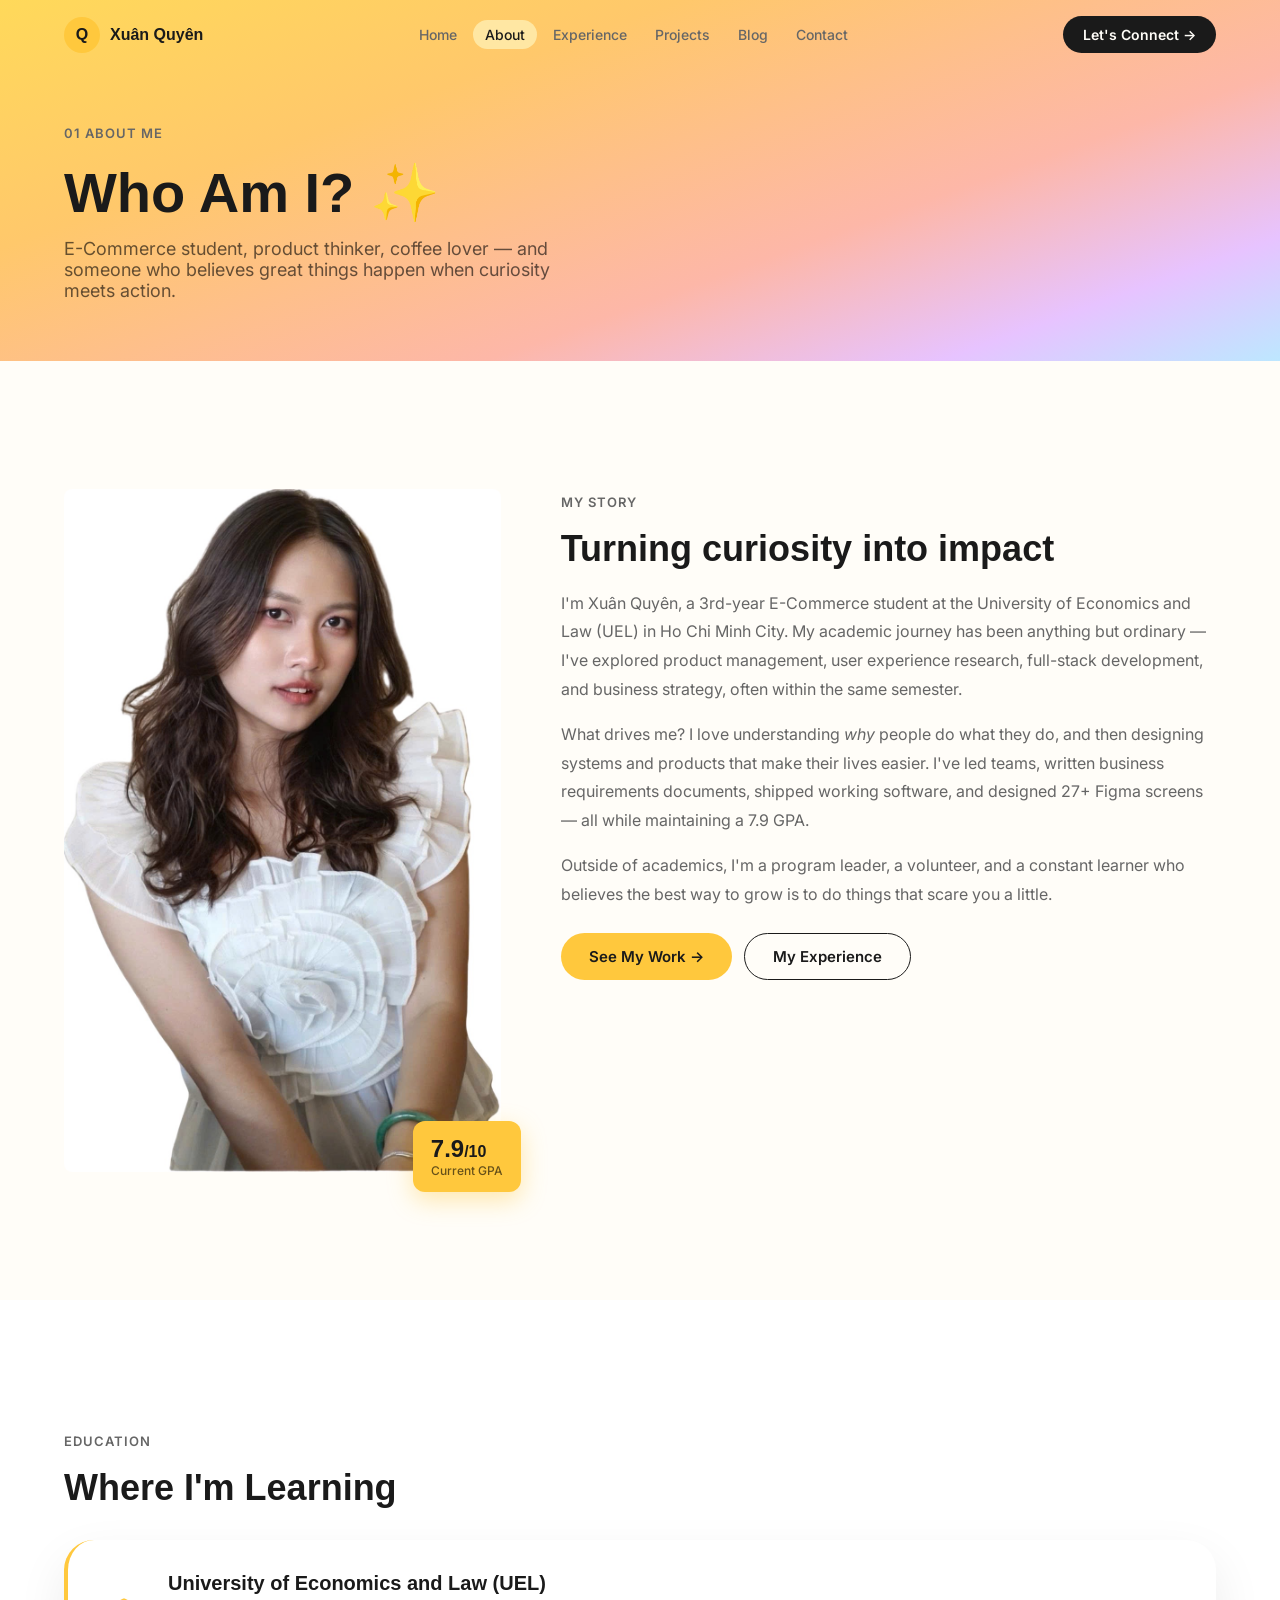
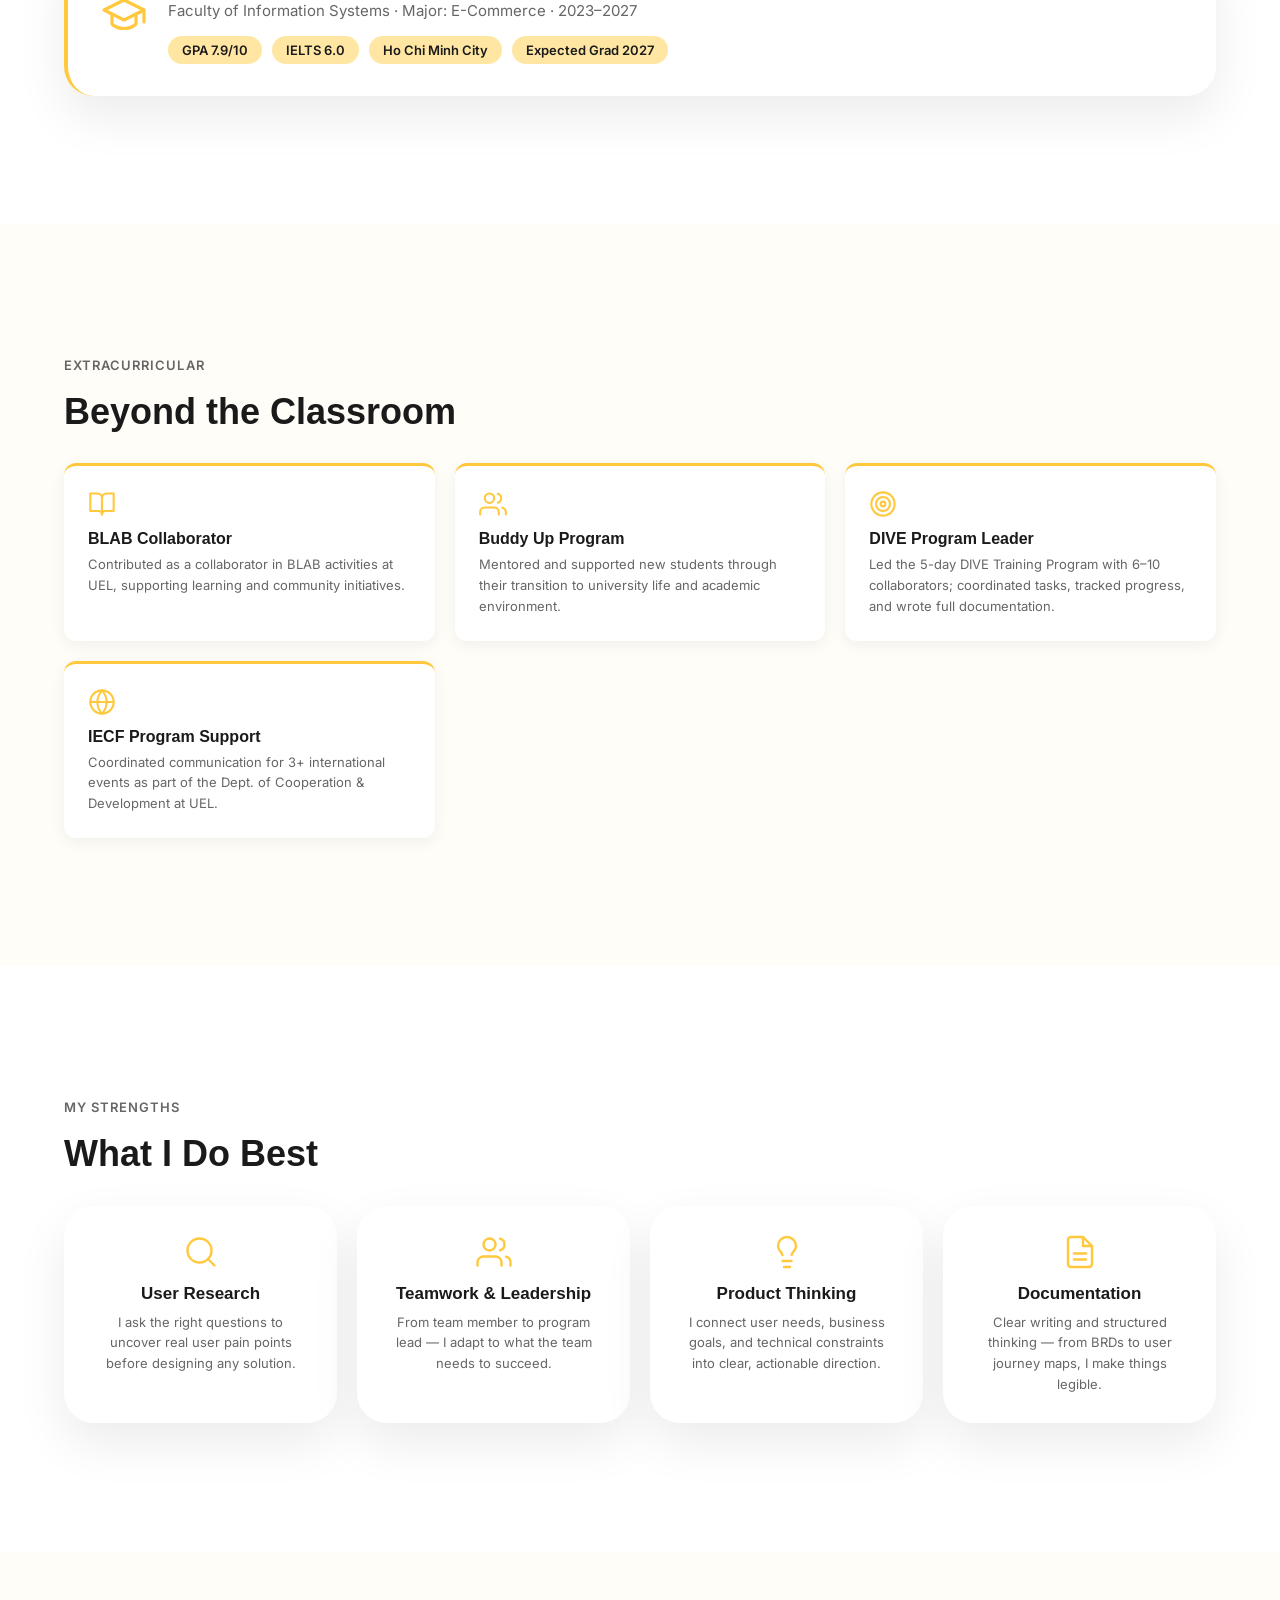
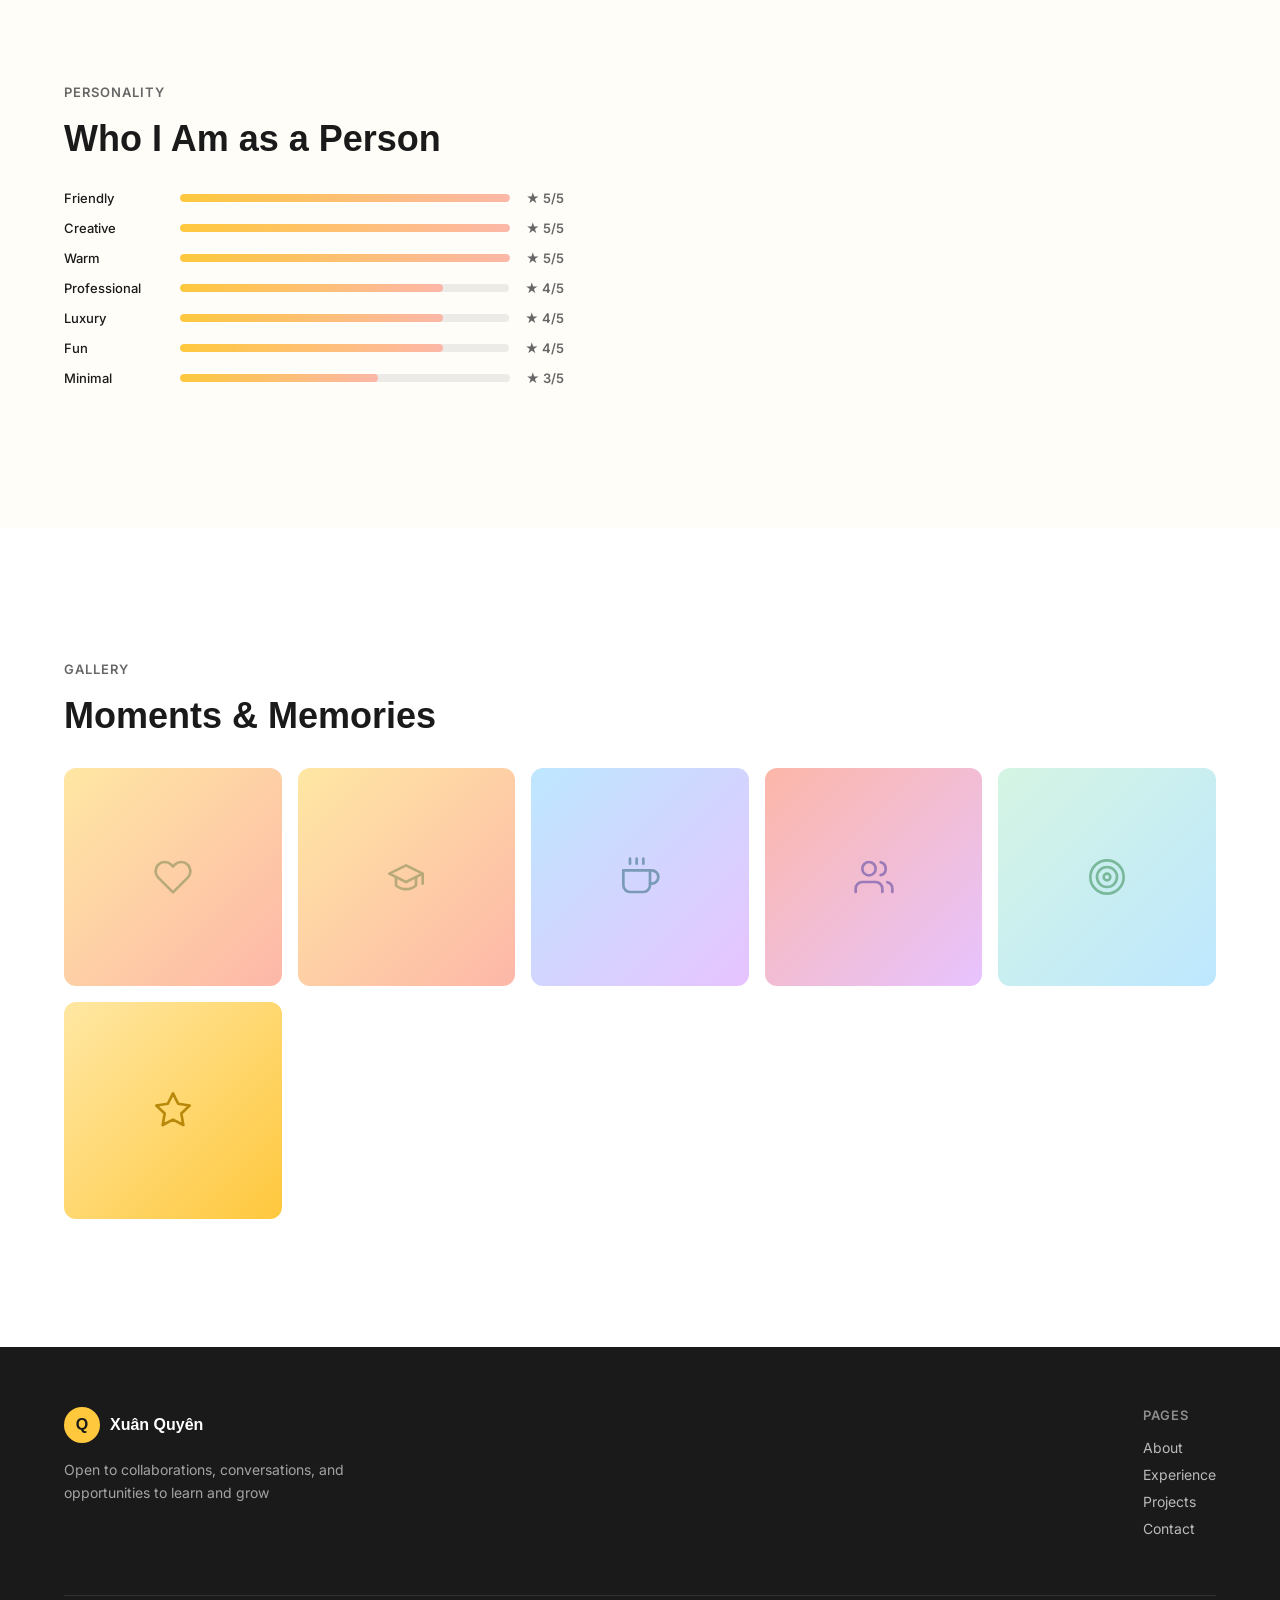
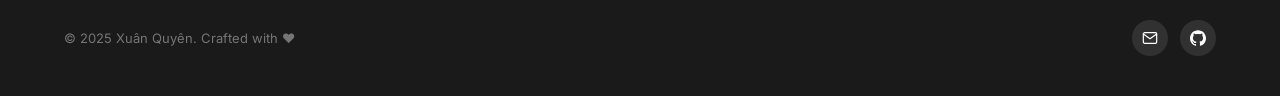
<file: about.html>
<!DOCTYPE html>
<html lang="vi">
<head>
  <meta charset="UTF-8">
  <meta name="viewport" content="width=device-width, initial-scale=1.0">
  <title>About — Xuân Quyên</title>
  <meta name="description" content="About Xuân Quyên — E-Commerce & Product UX student at UEL.">
  <link href="https://api.fontshare.com/v2/css?f[]=clash-display@400,500,600,700&display=swap" rel="stylesheet">
  <link href="https://fonts.googleapis.com/css2?family=Inter:wght@400;500;600&family=Caveat:wght@400;600&display=swap" rel="stylesheet">
  <link rel="stylesheet" href="assets/css/tokens.css">
  <link rel="stylesheet" href="assets/css/global.css">
  <link rel="stylesheet" href="assets/css/components.css">
  <link rel="stylesheet" href="assets/css/animations.css">
  <style>
    .who-inner {
      display: grid;
      grid-template-columns: 1fr 1.5fr;
      gap: 60px;
      align-items: start;
    }
    .who-portrait {
      position: relative;
    }
    .who-portrait-img {
      width: 100%;
      aspect-ratio: 3/4;
      border-radius: var(--r-card);
      background: linear-gradient(135deg,#FFE7A3,#FDB7A8);
      display: grid;
      place-items: center;
      font-size: 80px;
    }
    .who-portrait-badge {
      position: absolute;
      bottom: -20px; right: -20px;
      background: var(--c-primary);
      border-radius: var(--r-sm);
      padding: 14px 18px;
      box-shadow: 0 8px 24px rgba(255,200,61,.4);
    }
    .who-portrait-badge .value { font: 700 24px 'Clash Display',sans-serif; }
    .who-portrait-badge .label { font: 500 12px 'Inter',sans-serif; color: rgba(0,0,0,.6); }
    .who-text h2 { margin-bottom: 20px; }
    .who-text p { font: 400 16px 'Inter',sans-serif; color: var(--c-text-muted); line-height: 1.8; margin-bottom: 16px; }

    .edu-card {
      background: #fff;
      border-radius: var(--r-card);
      padding: 32px;
      box-shadow: var(--shadow-card);
      border-left: 4px solid var(--c-primary);
    }
    .edu-name { font: 700 20px 'Clash Display',sans-serif; margin-bottom: 6px; }
    .edu-detail { font: 400 15px 'Inter',sans-serif; color: var(--c-text-muted); }
    .edu-badges { display: flex; gap: 10px; flex-wrap: wrap; margin-top: 16px; }
    .edu-badge {
      display: inline-flex; align-items: center; gap: 6px;
      background: var(--c-secondary);
      padding: 6px 14px;
      border-radius: 999px;
      font: 600 13px 'Inter',sans-serif;
    }

    .achievements-grid {
      display: grid;
      grid-template-columns: repeat(auto-fill, minmax(280px,1fr));
      gap: 20px;
    }
    .achievement-card {
      background: #fff;
      border-radius: var(--r-sm);
      padding: 24px;
      box-shadow: 0 4px 16px rgba(0,0,0,.06);
      border-top: 3px solid var(--c-primary);
    }
    .achievement-icon { margin-bottom: 12px; color: var(--c-primary); display: flex; align-items: center; }
    .achievement-icon svg { width: 28px; height: 28px; stroke: currentColor; fill: none; stroke-width: 1.8; stroke-linecap: round; stroke-linejoin: round; }
    .achievement-title { font: 600 16px 'Clash Display',sans-serif; margin-bottom: 6px; }
    .achievement-desc { font: 400 13px 'Inter',sans-serif; color: var(--c-text-muted); line-height: 1.6; }

    .strengths-grid {
      display: grid;
      grid-template-columns: repeat(auto-fill, minmax(220px,1fr));
      gap: 20px;
    }
    .strength-card {
      padding: 28px;
      background: #fff;
      border-radius: var(--r-card);
      box-shadow: var(--shadow-card);
      text-align: center;
      transition: transform .3s, box-shadow .3s;
    }
    .strength-card:hover { transform: translateY(-4px); box-shadow: var(--shadow-hover); }
    .strength-icon { margin-bottom: 14px; color: var(--c-primary); display: flex; align-items: center; justify-content: center; }
    .strength-icon svg { width: 36px; height: 36px; stroke: currentColor; fill: none; stroke-width: 1.6; stroke-linecap: round; stroke-linejoin: round; }
    .strength-title { font: 700 17px 'Clash Display',sans-serif; margin-bottom: 8px; }
    .strength-desc { font: 400 13px 'Inter',sans-serif; color: var(--c-text-muted); line-height: 1.6; }

    .gallery-grid {
      display: grid;
      grid-template-columns: repeat(auto-fill, minmax(180px,1fr));
      gap: 16px;
    }
    .gallery-item {
      aspect-ratio: 1;
      border-radius: var(--r-sm);
      overflow: hidden;
      background: linear-gradient(135deg,#FFE7A3,#FDB7A8);
      display: grid;
      place-items: center;
      font-size: 40px;
      transition: transform .3s;
    }
    .gallery-item:hover { transform: scale(1.03); }

    @media (max-width:768px) {
      .who-inner { grid-template-columns: 1fr; }
      .who-portrait { max-width: 300px; margin-inline: auto; }
    }
  </style>
</head>
<body>
  <nav class="navbar" role="navigation" aria-label="Main">
    <div class="navbar-inner">
      <a href="index.html" class="navbar-logo">
        <div class="logo-circle">Q</div>
        <span>Xuân Quyên</span>
      </a>
      <ul class="navbar-nav">
        <li><a href="index.html">Home</a></li>
        <li><a href="index.html#about" class="active">About</a></li>
        <li><a href="index.html#journey">Experience</a></li>
        <li><a href="index.html#projects">Projects</a></li>
        <li><a href="blog.html">Blog</a></li>
        <li><a href="contact.html">Contact</a></li>
      </ul>
      <a href="contact.html" class="navbar-cta">Let's Connect →</a>
      <button class="hamburger" aria-label="Toggle menu"><span></span><span></span><span></span></button>
    </div>
  </nav>
  <div class="mobile-menu">
    <a href="index.html">Home</a>
    <a href="index.html#about">About</a>
    <a href="index.html#journey">Experience</a>
    <a href="index.html#projects">Projects</a>
    <a href="blog.html">Blog</a>
    <a href="contact.html">Contact</a>
  </div>

  <!-- Banner -->
  <div class="page-banner">
    <div class="page-banner-inner">
      <span class="section-label">01 About Me</span>
      <h1>Who Am I? ✨</h1>
      <p>E-Commerce student, product thinker, coffee lover — and someone who believes great things happen when curiosity meets action.</p>
    </div>
  </div>

  <!-- Who Am I -->
  <section>
    <div class="container">
      <div class="who-inner">
        <div class="who-portrait reveal">
          <img src="assets/images/quyen.jpg" alt="Xuân Quyên" style="width:100%;height:100%;object-fit:cover;border-radius:8px">
          <div class="who-portrait-badge">
            <div class="value">7.9<span style="font-size:16px">/10</span></div>
            <div class="label">Current GPA</div>
          </div>
        </div>
        <div class="who-text reveal reveal-delay-2">
          <span class="section-label">My Story</span>
          <h2>Turning curiosity into impact</h2>
          <p>I'm Xuân Quyên, a 3rd-year E-Commerce student at the University of Economics and Law (UEL) in Ho Chi Minh City. My academic journey has been anything but ordinary — I've explored product management, user experience research, full-stack development, and business strategy, often within the same semester.</p>
          <p>What drives me? I love understanding <em>why</em> people do what they do, and then designing systems and products that make their lives easier. I've led teams, written business requirements documents, shipped working software, and designed 27+ Figma screens — all while maintaining a 7.9 GPA.</p>
          <p>Outside of academics, I'm a program leader, a volunteer, and a constant learner who believes the best way to grow is to do things that scare you a little.</p>
          <div style="display:flex;gap:12px;flex-wrap:wrap;margin-top:24px">
            <a href="index.html#projects" class="btn-primary">See My Work →</a>
            <a href="index.html#journey" class="btn-secondary">My Experience</a>
          </div>
        </div>
      </div>
    </div>
  </section>

  <!-- Education -->
  <section style="background:#fff">
    <div class="container">
      <span class="section-label reveal">Education</span>
      <h2 class="reveal" style="margin-bottom:32px">Where I'm Learning</h2>
      <div class="edu-card reveal">
        <div style="display:flex;align-items:center;gap:20px;flex-wrap:wrap">
          <div style="color:var(--c-primary)"><svg viewBox="0 0 24 24" fill="none" stroke="currentColor" stroke-width="1.6" stroke-linecap="round" stroke-linejoin="round" width="48" height="48"><path d="M22 10v6M2 10l10-5 10 5-10 5z"/><path d="M6 12v5c3 3 9 3 12 0v-5"/></svg></div>
          <div>
            <div class="edu-name">University of Economics and Law (UEL)</div>
            <div class="edu-detail">Faculty of Information Systems · Major: E-Commerce · 2023–2027</div>
            <div class="edu-badges">
              <span class="edu-badge">GPA 7.9/10</span>
              <span class="edu-badge">IELTS 6.0</span>
              <span class="edu-badge">Ho Chi Minh City</span>
              <span class="edu-badge">Expected Grad 2027</span>
            </div>
          </div>
        </div>
      </div>
    </div>
  </section>

  <!-- Achievements -->
  <section>
    <div class="container">
      <span class="section-label reveal">Extracurricular</span>
      <h2 class="reveal" style="margin-bottom:32px">Beyond the Classroom</h2>
      <div class="achievements-grid">
        <div class="achievement-card reveal">
          <div class="achievement-icon"><svg viewBox="0 0 24 24"><path d="M2 3h6a4 4 0 0 1 4 4v14a3 3 0 0 0-3-3H2z"/><path d="M22 3h-6a4 4 0 0 0-4 4v14a3 3 0 0 1 3-3h7z"/></svg></div>
          <div class="achievement-title">BLAB Collaborator</div>
          <div class="achievement-desc">Contributed as a collaborator in BLAB activities at UEL, supporting learning and community initiatives.</div>
        </div>
        <div class="achievement-card reveal reveal-delay-1">
          <div class="achievement-icon"><svg viewBox="0 0 24 24"><path d="M17 21v-2a4 4 0 0 0-4-4H5a4 4 0 0 0-4 4v2"/><circle cx="9" cy="7" r="4"/><path d="M23 21v-2a4 4 0 0 0-3-3.87"/><path d="M16 3.13a4 4 0 0 1 0 7.75"/></svg></div>
          <div class="achievement-title">Buddy Up Program</div>
          <div class="achievement-desc">Mentored and supported new students through their transition to university life and academic environment.</div>
        </div>
        <div class="achievement-card reveal reveal-delay-2">
          <div class="achievement-icon"><svg viewBox="0 0 24 24"><circle cx="12" cy="12" r="10"/><circle cx="12" cy="12" r="6"/><circle cx="12" cy="12" r="2"/></svg></div>
          <div class="achievement-title">DIVE Program Leader</div>
          <div class="achievement-desc">Led the 5-day DIVE Training Program with 6–10 collaborators; coordinated tasks, tracked progress, and wrote full documentation.</div>
        </div>
        <div class="achievement-card reveal reveal-delay-3">
          <div class="achievement-icon"><svg viewBox="0 0 24 24"><circle cx="12" cy="12" r="10"/><path d="M2 12h20M12 2a15.3 15.3 0 0 1 4 10 15.3 15.3 0 0 1-4 10 15.3 15.3 0 0 1-4-10 15.3 15.3 0 0 1 4-10z"/></svg></div>
          <div class="achievement-title">IECF Program Support</div>
          <div class="achievement-desc">Coordinated communication for 3+ international events as part of the Dept. of Cooperation & Development at UEL.</div>
        </div>
      </div>
    </div>
  </section>

  <!-- Strengths -->
  <section style="background:#fff">
    <div class="container">
      <span class="section-label reveal">My Strengths</span>
      <h2 class="reveal" style="margin-bottom:32px">What I Do Best</h2>
      <div class="strengths-grid">
        <div class="strength-card reveal">
          <div class="strength-icon"><svg viewBox="0 0 24 24"><circle cx="11" cy="11" r="8"/><line x1="21" y1="21" x2="16.65" y2="16.65"/></svg></div>
          <div class="strength-title">User Research</div>
          <div class="strength-desc">I ask the right questions to uncover real user pain points before designing any solution.</div>
        </div>
        <div class="strength-card reveal reveal-delay-1">
          <div class="strength-icon"><svg viewBox="0 0 24 24"><path d="M17 21v-2a4 4 0 0 0-4-4H5a4 4 0 0 0-4 4v2"/><circle cx="9" cy="7" r="4"/><path d="M23 21v-2a4 4 0 0 0-3-3.87"/><path d="M16 3.13a4 4 0 0 1 0 7.75"/></svg></div>
          <div class="strength-title">Teamwork & Leadership</div>
          <div class="strength-desc">From team member to program lead — I adapt to what the team needs to succeed.</div>
        </div>
        <div class="strength-card reveal reveal-delay-2">
          <div class="strength-icon"><svg viewBox="0 0 24 24"><line x1="9" y1="18" x2="15" y2="18"/><line x1="10" y1="22" x2="14" y2="22"/><path d="M15.09 14c.18-.98.65-1.74 1.41-2.5A4.65 4.65 0 0 0 18 8 6 6 0 0 0 6 8c0 1 .23 2.23 1.5 3.5A4.61 4.61 0 0 1 8.91 14"/></svg></div>
          <div class="strength-title">Product Thinking</div>
          <div class="strength-desc">I connect user needs, business goals, and technical constraints into clear, actionable direction.</div>
        </div>
        <div class="strength-card reveal reveal-delay-3">
          <div class="strength-icon"><svg viewBox="0 0 24 24"><path d="M14 2H6a2 2 0 0 0-2 2v16a2 2 0 0 0 2 2h12a2 2 0 0 0 2-2V8z"/><polyline points="14 2 14 8 20 8"/><line x1="16" y1="13" x2="8" y2="13"/><line x1="16" y1="17" x2="8" y2="17"/></svg></div>
          <div class="strength-title">Documentation</div>
          <div class="strength-desc">Clear writing and structured thinking — from BRDs to user journey maps, I make things legible.</div>
        </div>
      </div>
    </div>
  </section>

  <!-- Personality -->
  <section>
    <div class="container">
      <span class="section-label reveal">Personality</span>
      <h2 class="reveal" style="margin-bottom:32px">Who I Am as a Person</h2>
      <div style="max-width:500px" class="personality-bars reveal">
        <div class="personality-bar-row">
          <span class="personality-bar-label">Friendly</span>
          <div class="personality-bar-track">
            <div class="personality-bar-fill" style="width:100%"></div>
          </div>
          <span class="personality-score">★ 5/5</span>
        </div>
        <div class="personality-bar-row">
          <span class="personality-bar-label">Creative</span>
          <div class="personality-bar-track">
            <div class="personality-bar-fill" style="width:100%"></div>
          </div>
          <span class="personality-score">★ 5/5</span>
        </div>
        <div class="personality-bar-row">
          <span class="personality-bar-label">Warm</span>
          <div class="personality-bar-track">
            <div class="personality-bar-fill" style="width:100%"></div>
          </div>
          <span class="personality-score">★ 5/5</span>
        </div>
        <div class="personality-bar-row">
          <span class="personality-bar-label">Professional</span>
          <div class="personality-bar-track">
            <div class="personality-bar-fill" style="width:80%"></div>
          </div>
          <span class="personality-score">★ 4/5</span>
        </div>
        <div class="personality-bar-row">
          <span class="personality-bar-label">Luxury</span>
          <div class="personality-bar-track">
            <div class="personality-bar-fill" style="width:80%"></div>
          </div>
          <span class="personality-score">★ 4/5</span>
        </div>
        <div class="personality-bar-row">
          <span class="personality-bar-label">Fun</span>
          <div class="personality-bar-track">
            <div class="personality-bar-fill" style="width:80%"></div>
          </div>
          <span class="personality-score">★ 4/5</span>
        </div>
        <div class="personality-bar-row">
          <span class="personality-bar-label">Minimal</span>
          <div class="personality-bar-track">
            <div class="personality-bar-fill" style="width:60%"></div>
          </div>
          <span class="personality-score">★ 3/5</span>
        </div>
      </div>
    </div>
  </section>

  <!-- Gallery -->
  <section style="background:#fff">
    <div class="container">
      <span class="section-label reveal">Gallery</span>
      <h2 class="reveal" style="margin-bottom:32px">Moments & Memories</h2>
      <div class="gallery-grid">
        <div class="gallery-item reveal" style="display:grid;place-items:center;color:#B8A97A"><svg viewBox="0 0 24 24" fill="none" stroke="currentColor" stroke-width="1.6" stroke-linecap="round" stroke-linejoin="round" width="40" height="40"><path d="M20.84 4.61a5.5 5.5 0 0 0-7.78 0L12 5.67l-1.06-1.06a5.5 5.5 0 0 0-7.78 7.78l1.06 1.06L12 21.23l7.78-7.78 1.06-1.06a5.5 5.5 0 0 0 0-7.78z"/></svg></div>
        <div class="gallery-item reveal reveal-delay-1" style="display:grid;place-items:center;color:#B8A97A"><svg viewBox="0 0 24 24" fill="none" stroke="currentColor" stroke-width="1.6" stroke-linecap="round" stroke-linejoin="round" width="40" height="40"><path d="M22 10v6M2 10l10-5 10 5-10 5z"/><path d="M6 12v5c3 3 9 3 12 0v-5"/></svg></div>
        <div class="gallery-item reveal reveal-delay-2" style="background:linear-gradient(135deg,#BDE7FF,#E7C3FF);display:grid;place-items:center;color:#7A9AB8"><svg viewBox="0 0 24 24" fill="none" stroke="currentColor" stroke-width="1.6" stroke-linecap="round" stroke-linejoin="round" width="40" height="40"><path d="M18 8h1a4 4 0 0 1 0 8h-1"/><path d="M2 8h16v9a4 4 0 0 1-4 4H6a4 4 0 0 1-4-4V8z"/><line x1="6" y1="1" x2="6" y2="4"/><line x1="10" y1="1" x2="10" y2="4"/><line x1="14" y1="1" x2="14" y2="4"/></svg></div>
        <div class="gallery-item reveal reveal-delay-3" style="background:linear-gradient(135deg,#FDB7A8,#E7C3FF);display:grid;place-items:center;color:#9B7AB8"><svg viewBox="0 0 24 24" fill="none" stroke="currentColor" stroke-width="1.6" stroke-linecap="round" stroke-linejoin="round" width="40" height="40"><path d="M17 21v-2a4 4 0 0 0-4-4H5a4 4 0 0 0-4 4v2"/><circle cx="9" cy="7" r="4"/><path d="M23 21v-2a4 4 0 0 0-3-3.87"/><path d="M16 3.13a4 4 0 0 1 0 7.75"/></svg></div>
        <div class="gallery-item reveal" style="background:linear-gradient(135deg,#D5F5E3,#BDE7FF);display:grid;place-items:center;color:#7AB89B"><svg viewBox="0 0 24 24" fill="none" stroke="currentColor" stroke-width="1.6" stroke-linecap="round" stroke-linejoin="round" width="40" height="40"><circle cx="12" cy="12" r="10"/><circle cx="12" cy="12" r="6"/><circle cx="12" cy="12" r="2"/></svg></div>
        <div class="gallery-item reveal reveal-delay-1" style="background:linear-gradient(135deg,#FFE7A3,#FFC83D);display:grid;place-items:center;color:#B8880A"><svg viewBox="0 0 24 24" fill="none" stroke="currentColor" stroke-width="1.6" stroke-linecap="round" stroke-linejoin="round" width="40" height="40"><polygon points="12 2 15.09 8.26 22 9.27 17 14.14 18.18 21.02 12 17.77 5.82 21.02 7 14.14 2 9.27 8.91 8.26 12 2"/></svg></div>
      </div>
    </div>
  </section>

  <footer class="footer">
    <div class="footer-inner">
      <div>
        <div class="footer-logo">
          <div class="logo-circle">Q</div>
          <span class="footer-logo-text">Xuân Quyên</span>
        </div>
        <p class="footer-desc">Open to collaborations, conversations, and opportunities to learn and grow</p>
      </div>
      <div class="footer-links">
        <div class="footer-col">
          <div class="footer-col-title">Pages</div>
          <a href="index.html#about">About</a>
          <a href="index.html#journey">Experience</a>
          <a href="index.html#projects">Projects</a>
          <a href="contact.html">Contact</a>
        </div>
      </div>
    </div>
    <div class="footer-bottom">
      <span>© 2025 Xuân Quyên. Crafted with ♥</span>
      <div class="footer-social">
        <a href="mailto:quyenhnx234112e@st.uel.edu.vn" aria-label="Email"><svg viewBox="0 0 24 24" fill="none" stroke="currentColor" stroke-width="1.8" stroke-linecap="round" stroke-linejoin="round"><path d="M4 4h16c1.1 0 2 .9 2 2v12c0 1.1-.9 2-2 2H4c-1.1 0-2-.9-2-2V6c0-1.1.9-2 2-2z"/><polyline points="22,6 12,13 2,6"/></svg></a>
        <a href="https://github.com/SunHuyn-3325" aria-label="GitHub" target="_blank" rel="noopener"><svg viewBox="0 0 24 24" fill="currentColor" stroke="none"><path d="M12 .297c-6.63 0-12 5.373-12 12 0 5.303 3.438 9.8 8.205 11.385.6.113.82-.258.82-.577 0-.285-.01-1.04-.015-2.04-3.338.724-4.042-1.61-4.042-1.61C4.422 18.07 3.633 17.7 3.633 17.7c-1.087-.744.084-.729.084-.729 1.205.084 1.838 1.236 1.838 1.236 1.07 1.835 2.809 1.305 3.495.998.108-.776.417-1.305.76-1.605-2.665-.3-5.466-1.332-5.466-5.93 0-1.31.465-2.38 1.235-3.22-.135-.303-.54-1.523.105-3.176 0 0 1.005-.322 3.3 1.23.96-.267 1.98-.399 3-.405 1.02.006 2.04.138 3 .405 2.28-1.552 3.285-1.23 3.285-1.23.645 1.653.24 2.873.12 3.176.765.84 1.23 1.91 1.23 3.22 0 4.61-2.805 5.625-5.475 5.92.42.36.81 1.096.81 2.22 0 1.606-.015 2.896-.015 3.286 0 .315.21.69.825.57C20.565 22.092 24 17.592 24 12.297c0-6.627-5.373-12-12-12"/></svg></a>
      </div>
    </div>
  </footer>
  <script src="assets/js/main.js" defer></script>
</body>
</html>
</file>
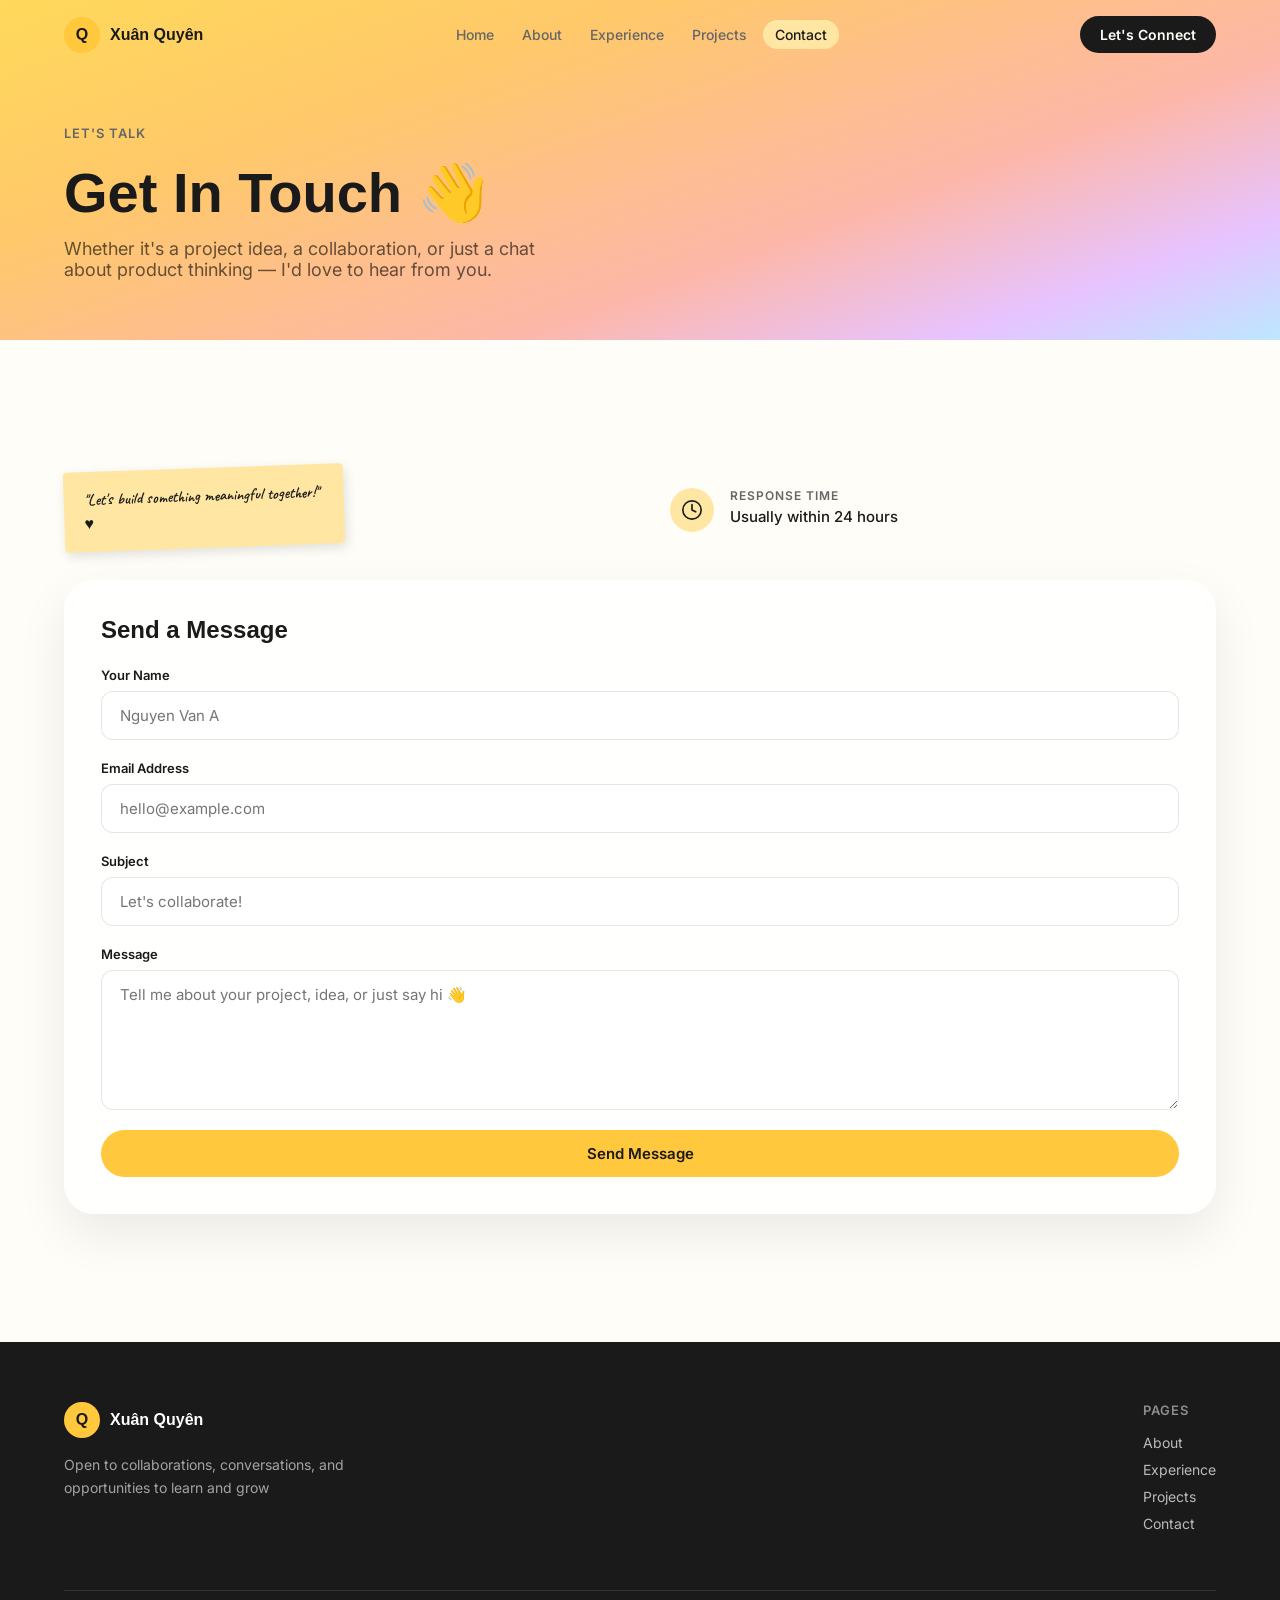
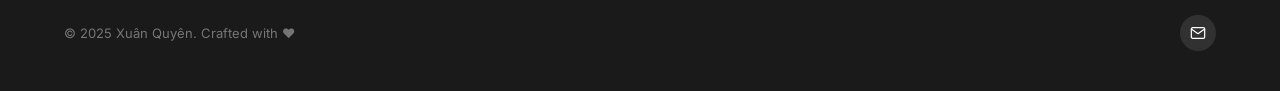
<file: contact.html>
<!DOCTYPE html>
<html lang="vi">
<head>
  <meta charset="UTF-8">
  <meta name="viewport" content="width=device-width, initial-scale=1.0">
  <title>Contact — Xuân Quyên</title>
  <link href="https://api.fontshare.com/v2/css?f[]=clash-display@400,500,600,700&display=swap" rel="stylesheet">
  <link href="https://fonts.googleapis.com/css2?family=Inter:wght@400;500;600&family=Caveat:wght@400;600&display=swap" rel="stylesheet">
  <link rel="stylesheet" href="assets/css/tokens.css">
  <link rel="stylesheet" href="assets/css/global.css">
  <link rel="stylesheet" href="assets/css/components.css">
  <link rel="stylesheet" href="assets/css/animations.css">
  <style>
    .contact-layout {
      display: grid;
      grid-template-columns: 1fr 1fr;
      gap: 60px;
      align-items: start;
    }
    .contact-info-item {
      display: flex;
      align-items: flex-start;
      gap: 16px;
      padding: 20px 0;
      border-bottom: 1px solid rgba(0,0,0,.06);
    }
    .contact-info-item:last-child { border-bottom: none; }
    .contact-info-icon {
      width: 44px; height: 44px;
      background: var(--c-secondary);
      border-radius: 50%;
      display: grid;
      place-items: center;
      font-size: 20px;
      flex-shrink: 0;
    }
    .contact-info-label { font: 600 12px 'Inter',sans-serif; text-transform: uppercase; letter-spacing:.08em; color: var(--c-text-muted); margin-bottom: 4px; }
    .contact-info-val { font: 500 15px 'Inter',sans-serif; color: var(--c-text); }
    .contact-info-val a { color: var(--c-text); transition: color .2s; }
    .contact-info-val a:hover { color: var(--c-primary); }
    .form-success {
      display: none;
      text-align: center;
      padding: 40px;
      background: var(--c-secondary);
      border-radius: var(--r-card);
      font: 600 18px 'Caveat',cursive;
    }
    @media (max-width:768px) {
      .contact-layout { grid-template-columns: 1fr; }
    }
  </style>
</head>
<body>
  <nav class="navbar" role="navigation" aria-label="Main">
    <div class="navbar-inner">
      <a href="index.html" class="navbar-logo">
        <div class="logo-circle">Q</div><span>Xuân Quyên</span>
      </a>
      <ul class="navbar-nav">
        <li><a href="index.html">Home</a></li>
        <li><a href="index.html#about">About</a></li>
        <li><a href="index.html#journey">Experience</a></li>
        <li><a href="index.html#projects">Projects</a></li>
        <li><a href="contact.html" class="active">Contact</a></li>
      </ul>
      <a href="contact.html" class="navbar-cta">Let's Connect</a>
      <button class="hamburger" aria-label="Toggle menu"><span></span><span></span><span></span></button>
    </div>
  </nav>
  <div class="mobile-menu">
    <a href="index.html">Home</a><a href="index.html#about">About</a>
    <a href="index.html#journey">Experience</a><a href="index.html#projects">Projects</a>
  </div>

  <div class="page-banner">
    <div class="page-banner-inner">
      <span class="section-label">Let's Talk</span>
      <h1>Get In Touch 👋</h1>
      <p>Whether it's a project idea, a collaboration, or just a chat about product thinking — I'd love to hear from you.</p>
    </div>
  </div>

  <section>
    <div class="container">
      <div class="contact-layout">
        <!-- Left: Info -->
        <div class="reveal">
          <div class="sticky animate-wiggle" style="margin-bottom:32px;font-size:16px;max-width:280px">
            "Let's build something meaningful together!" ♥
          </div>
          </div>
          <div class="contact-info-item">
            <div class="contact-info-icon"><svg viewBox="0 0 24 24" fill="none" stroke="currentColor" stroke-width="1.8" stroke-linecap="round" stroke-linejoin="round" width="22" height="22"><circle cx="12" cy="12" r="10"/><polyline points="12 6 12 12 16 14"/></svg></div>
            <div>
              <div class="contact-info-label">Response Time</div>
              <div class="contact-info-val">Usually within 24 hours</div>
            </div>
          </div>
        </div>

        <!-- Right: Form -->
        <div class="reveal reveal-delay-2">
          <div class="glass-card" style="padding:36px">
            <h2 style="margin-bottom:24px;font-size:24px">Send a Message</h2>
            <form class="contact-form" id="contactForm">
              <input type="hidden" name="access_key" value="32e9154d-a821-42fe-a206-583200796dd1">
              <input type="hidden" name="subject" value="New message from Portfolio – Xuân Quyên">
              <input type="hidden" name="from_name" value="Portfolio Contact Form">
              <div class="form-group">
                <label class="form-label" for="name">Your Name</label>
                <input class="form-input" type="text" id="name" name="name" placeholder="Nguyen Van A" required>
              </div>
              <div class="form-group">
                <label class="form-label" for="email">Email Address</label>
                <input class="form-input" type="email" id="email" name="email" placeholder="hello@example.com" required>
              </div>
              <div class="form-group">
                <label class="form-label" for="subject">Subject</label>
                <input class="form-input" type="text" id="subject_field" name="subject_field" placeholder="Let's collaborate!">
              </div>
              <div class="form-group">
                <label class="form-label" for="message">Message</label>
                <textarea class="form-textarea" id="message" name="message" placeholder="Tell me about your project, idea, or just say hi 👋" required></textarea>
              </div>
              <button type="submit" class="btn-primary" id="submitBtn" style="width:100%;justify-content:center">Send Message</button>
            </form>
            <div class="form-success" id="formSuccess" style="display:none">
              Message sent! I'll get back to you within 24 hours.
            </div>
            <div class="form-error" id="formError" style="display:none;color:#e53e3e;font:500 14px 'Inter',sans-serif;margin-top:12px;text-align:center">
              Something went wrong. Please try again or email me directly.
            </div>
          </div>
        </div>
      </div>
    </div>
  </section>

  <footer class="footer">
    <div class="footer-inner">
      <div>
        <div class="footer-logo"><div class="logo-circle">Q</div><span class="footer-logo-text">Xuân Quyên</span></div>
        <p class="footer-desc">Open to collaborations, conversations, and opportunities to learn and grow</p>
      </div>
      <div class="footer-links">
        <div class="footer-col">
          <div class="footer-col-title">Pages</div>
          <a href="index.html#about">About</a>
          <a href="index.html#journey">Experience</a>
          <a href="index.html#projects">Projects</a>
          <a href="contact.html">Contact</a>
        </div>
      </div>
    </div>
    <div class="footer-bottom">
      <span>© 2025 Xuân Quyên. Crafted with ♥</span>
      <div class="footer-social">
        <a href="mailto:quyenhnx234112e@st.uel.edu.vn" aria-label="Email"><svg viewBox="0 0 24 24" fill="none" stroke="currentColor" stroke-width="1.8" stroke-linecap="round" stroke-linejoin="round"><path d="M4 4h16c1.1 0 2 .9 2 2v12c0 1.1-.9 2-2 2H4c-1.1 0-2-.9-2-2V6c0-1.1.9-2 2-2z"/><polyline points="22,6 12,13 2,6"/></svg></a>
      </div>
    </div>
  </footer>
  <script src="assets/js/main.js" defer></script>
  <script>
    document.getElementById('contactForm').addEventListener('submit', async function(e) {
      e.preventDefault();
      var btn = document.getElementById('submitBtn');
      btn.textContent = 'Sending…';
      btn.disabled = true;

      var data = Object.fromEntries(new FormData(this));

      try {
        var res = await fetch('https://api.web3forms.com/submit', {
          method: 'POST',
          headers: { 'Content-Type': 'application/json', 'Accept': 'application/json' },
          body: JSON.stringify(data)
        });
        var json = await res.json();
        if (json.success) {
          document.getElementById('contactForm').style.display = 'none';
          document.getElementById('formSuccess').style.display = 'block';
        } else {
          throw new Error('failed');
        }
      } catch (err) {
        document.getElementById('formError').style.display = 'block';
        btn.textContent = 'Send Message';
        btn.disabled = false;
      }
    });
  </script>
</body>
</html>
</file>
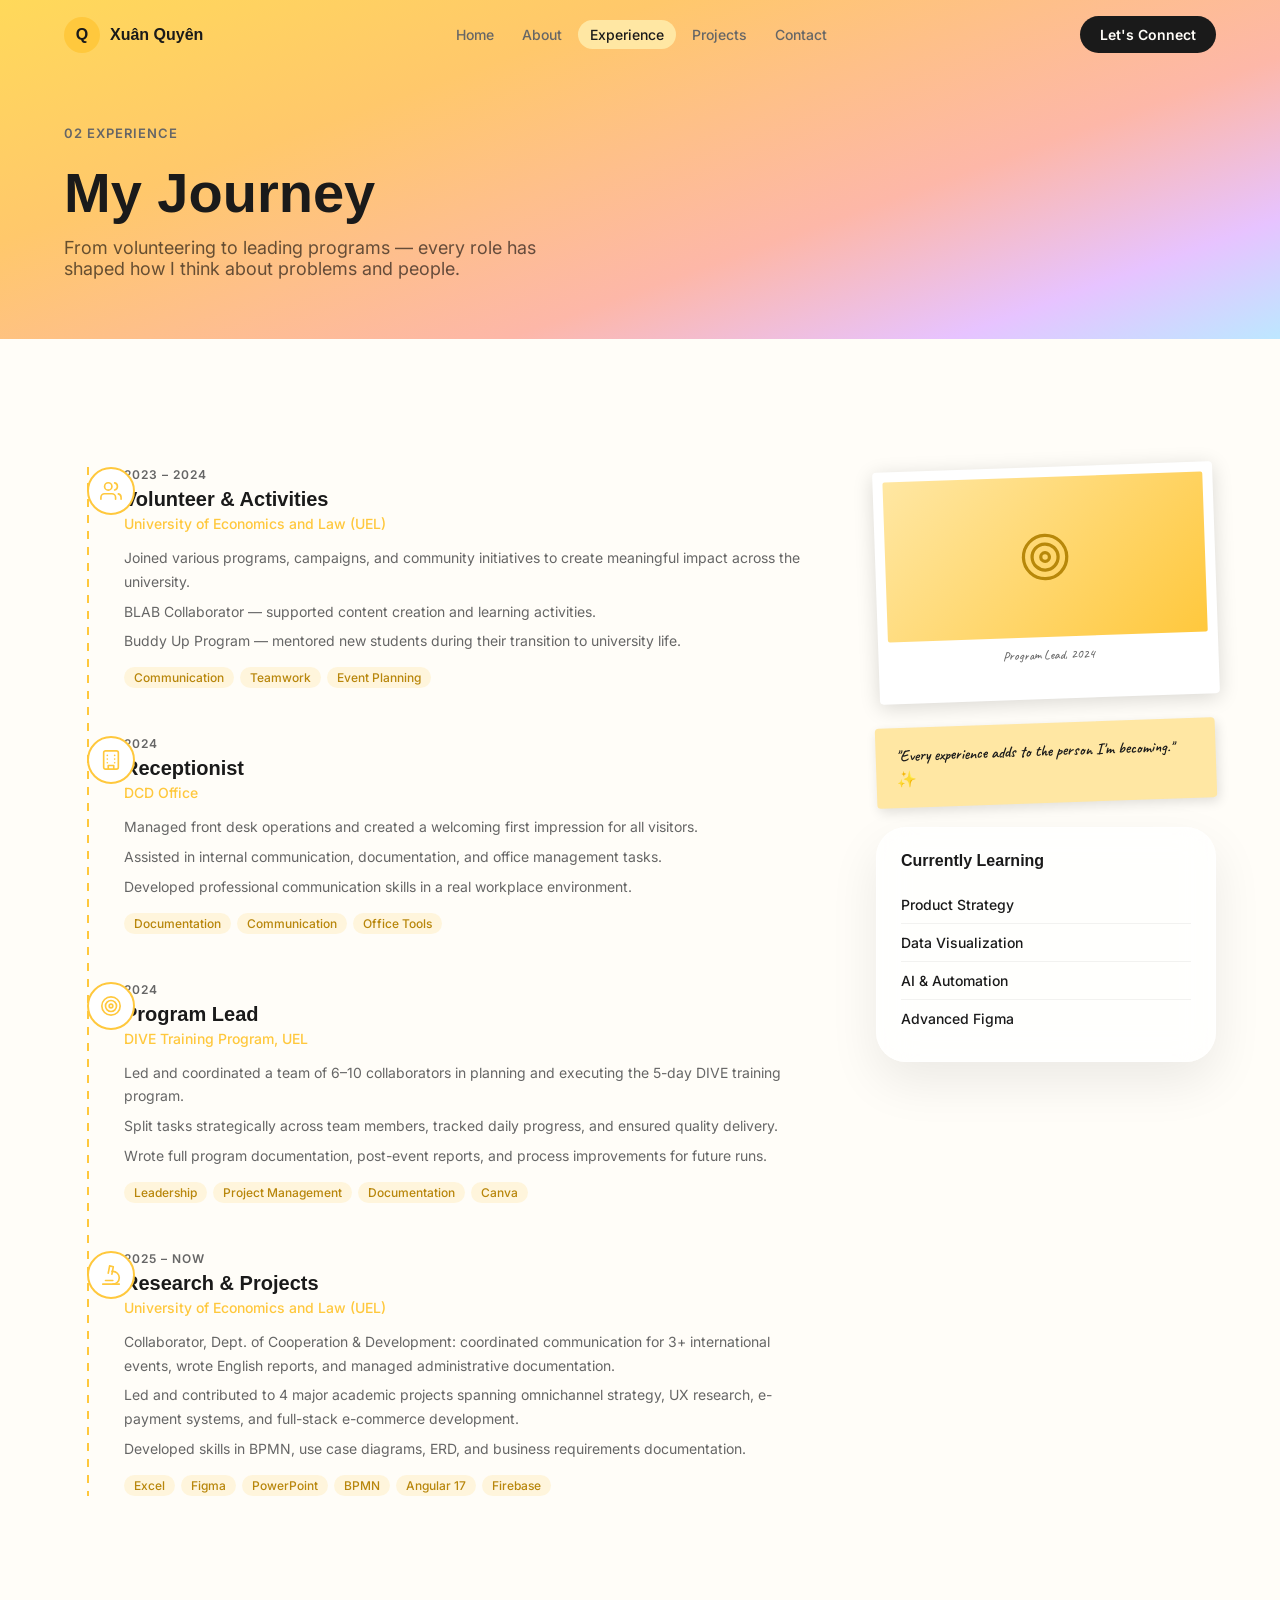
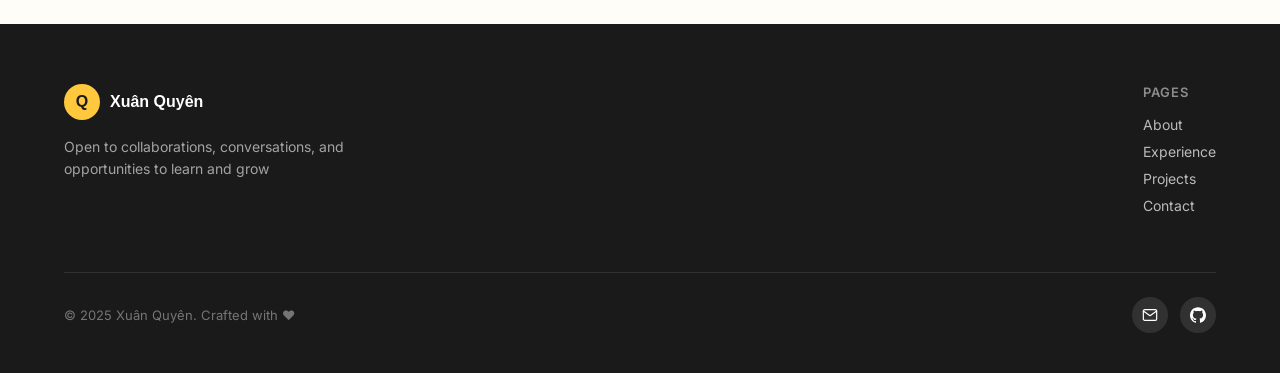
<file: experience.html>
<!DOCTYPE html>
<html lang="vi">
<head>
  <meta charset="UTF-8">
  <meta name="viewport" content="width=device-width, initial-scale=1.0">
  <title>Experience — Xuân Quyên</title>
  <link href="https://api.fontshare.com/v2/css?f[]=clash-display@400,500,600,700&display=swap" rel="stylesheet">
  <link href="https://fonts.googleapis.com/css2?family=Inter:wght@400;500;600&family=Caveat:wght@400;600&display=swap" rel="stylesheet">
  <link rel="stylesheet" href="assets/css/tokens.css">
  <link rel="stylesheet" href="assets/css/global.css">
  <link rel="stylesheet" href="assets/css/components.css">
  <link rel="stylesheet" href="assets/css/animations.css">
  <style>
    .exp-layout {
      display: grid;
      grid-template-columns: 1fr 340px;
      gap: 60px;
      align-items: start;
    }
    .exp-sidebar { position: sticky; top: 100px; }
    .currently-learning {
      margin-top: 24px;
    }
    .learning-item {
      display: flex;
      align-items: center;
      gap: 10px;
      padding: 10px 0;
      border-bottom: 1px solid rgba(0,0,0,.05);
      font: 500 14px 'Inter', sans-serif;
    }
    .learning-item:last-child { border-bottom: none; }
    @media (max-width: 900px) {
      .exp-layout { grid-template-columns: 1fr; }
      .exp-sidebar { position: static; }
    }
  </style>
</head>
<body>
  <nav class="navbar" role="navigation" aria-label="Main">
    <div class="navbar-inner">
      <a href="index.html" class="navbar-logo">
        <div class="logo-circle">Q</div>
        <span>Xuân Quyên</span>
      </a>
      <ul class="navbar-nav">
        <li><a href="index.html">Home</a></li>
        <li><a href="index.html#about">About</a></li>
        <li><a href="index.html#journey" class="active">Experience</a></li>
        <li><a href="index.html#projects">Projects</a></li>
        <li><a href="contact.html">Contact</a></li>
      </ul>
      <a href="contact.html" class="navbar-cta">Let's Connect</a>
      <button class="hamburger" aria-label="Toggle menu"><span></span><span></span><span></span></button>
    </div>
  </nav>
  <div class="mobile-menu">
    <a href="index.html">Home</a>
    <a href="index.html#about">About</a>
    <a href="index.html#journey">Experience</a>
    <a href="index.html#projects">Projects</a>
    <a href="contact.html">Contact</a>
  </div>

  <div class="page-banner">
    <div class="page-banner-inner">
      <span class="section-label">02 Experience</span>
      <h1>My Journey</h1>
      <p>From volunteering to leading programs — every role has shaped how I think about problems and people.</p>
    </div>
  </div>

  <section>
    <div class="container">
      <div class="exp-layout">
        <!-- Timeline -->
        <div>
          <div class="exp-timeline">
            <!-- 1 -->
            <div class="exp-item reveal">
              <div class="exp-icon"><svg viewBox="0 0 24 24" fill="none" stroke="currentColor" stroke-width="1.8" stroke-linecap="round" stroke-linejoin="round" width="22" height="22"><path d="M17 21v-2a4 4 0 0 0-4-4H5a4 4 0 0 0-4 4v2"/><circle cx="9" cy="7" r="4"/><path d="M23 21v-2a4 4 0 0 0-3-3.87"/><path d="M16 3.13a4 4 0 0 1 0 7.75"/></svg></div>
              <div class="exp-period">2023 – 2024</div>
              <div class="exp-title">Volunteer & Activities</div>
              <div class="exp-org">University of Economics and Law (UEL)</div>
              <ul class="exp-desc">
                <li>Joined various programs, campaigns, and community initiatives to create meaningful impact across the university.</li>
                <li>BLAB Collaborator — supported content creation and learning activities.</li>
                <li>Buddy Up Program — mentored new students during their transition to university life.</li>
              </ul>
              <div class="exp-tools">
                <span class="exp-tool">Communication</span>
                <span class="exp-tool">Teamwork</span>
                <span class="exp-tool">Event Planning</span>
              </div>
            </div>

            <!-- 2 -->
            <div class="exp-item reveal">
              <div class="exp-icon"><svg viewBox="0 0 24 24" fill="none" stroke="currentColor" stroke-width="1.8" stroke-linecap="round" stroke-linejoin="round" width="22" height="22"><rect x="4" y="2" width="16" height="20" rx="2"/><path d="M9 22v-4h6v4"/><line x1="8" y1="7" x2="8" y2="7"/><line x1="16" y1="7" x2="16" y2="7"/><line x1="8" y1="11" x2="8" y2="11"/><line x1="16" y1="11" x2="16" y2="11"/><line x1="8" y1="15" x2="8" y2="15"/><line x1="16" y1="15" x2="16" y2="15"/></svg></div>
              <div class="exp-period">2024</div>
              <div class="exp-title">Receptionist</div>
              <div class="exp-org">DCD Office</div>
              <ul class="exp-desc">
                <li>Managed front desk operations and created a welcoming first impression for all visitors.</li>
                <li>Assisted in internal communication, documentation, and office management tasks.</li>
                <li>Developed professional communication skills in a real workplace environment.</li>
              </ul>
              <div class="exp-tools">
                <span class="exp-tool">Documentation</span>
                <span class="exp-tool">Communication</span>
                <span class="exp-tool">Office Tools</span>
              </div>
            </div>

            <!-- 3 -->
            <div class="exp-item reveal">
              <div class="exp-icon"><svg viewBox="0 0 24 24" fill="none" stroke="currentColor" stroke-width="1.8" stroke-linecap="round" stroke-linejoin="round" width="22" height="22"><circle cx="12" cy="12" r="10"/><circle cx="12" cy="12" r="6"/><circle cx="12" cy="12" r="2"/></svg></div>
              <div class="exp-period">2024</div>
              <div class="exp-title">Program Lead</div>
              <div class="exp-org">DIVE Training Program, UEL</div>
              <ul class="exp-desc">
                <li>Led and coordinated a team of 6–10 collaborators in planning and executing the 5-day DIVE training program.</li>
                <li>Split tasks strategically across team members, tracked daily progress, and ensured quality delivery.</li>
                <li>Wrote full program documentation, post-event reports, and process improvements for future runs.</li>
              </ul>
              <div class="exp-tools">
                <span class="exp-tool">Leadership</span>
                <span class="exp-tool">Project Management</span>
                <span class="exp-tool">Documentation</span>
                <span class="exp-tool">Canva</span>
              </div>
            </div>

            <!-- 4 -->
            <div class="exp-item reveal">
              <div class="exp-icon"><svg viewBox="0 0 24 24" fill="none" stroke="currentColor" stroke-width="1.8" stroke-linecap="round" stroke-linejoin="round" width="22" height="22"><path d="M6 18h8"/><path d="M3 22h18"/><path d="M14 22a7 7 0 1 0 0-14h-1"/><path d="M9 10l1.5-8 4 1-1.5 8"/></svg></div>
              <div class="exp-period">2025 – Now</div>
              <div class="exp-title">Research & Projects</div>
              <div class="exp-org">University of Economics and Law (UEL)</div>
              <ul class="exp-desc">
                <li>Collaborator, Dept. of Cooperation & Development: coordinated communication for 3+ international events, wrote English reports, and managed administrative documentation.</li>
                <li>Led and contributed to 4 major academic projects spanning omnichannel strategy, UX research, e-payment systems, and full-stack e-commerce development.</li>
                <li>Developed skills in BPMN, use case diagrams, ERD, and business requirements documentation.</li>
              </ul>
              <div class="exp-tools">
                <span class="exp-tool">Excel</span>
                <span class="exp-tool">Figma</span>
                <span class="exp-tool">PowerPoint</span>
                <span class="exp-tool">BPMN</span>
                <span class="exp-tool">Angular 17</span>
                <span class="exp-tool">Firebase</span>
              </div>
            </div>
          </div>
        </div>

        <!-- Sidebar -->
        <div class="exp-sidebar">
          <div class="reveal">
            <div class="polaroid" style="transform:rotate(-2deg);margin-bottom:24px">
              <div style="width:100%;height:160px;background:linear-gradient(135deg,#FFE7A3,#FFC83D);border-radius:2px;display:grid;place-items:center;color:#B8880A"><svg viewBox="0 0 24 24" fill="none" stroke="currentColor" stroke-width="1.5" stroke-linecap="round" stroke-linejoin="round" width="52" height="52"><circle cx="12" cy="12" r="10"/><circle cx="12" cy="12" r="6"/><circle cx="12" cy="12" r="2"/></svg></div>
              <p class="polaroid-caption">Program Lead, 2024</p>
            </div>
          </div>
          <div class="reveal reveal-delay-1">
            <div class="sticky animate-wiggle" style="margin-bottom:24px">
              "Every experience adds to the person I'm becoming." ✨
            </div>
          </div>
          <div class="glass-card currently-learning reveal reveal-delay-2" style="padding:24px">
            <div style="font:700 16px 'Clash Display',sans-serif;margin-bottom:16px">Currently Learning</div>
            <div class="learning-item">Product Strategy</div>
            <div class="learning-item">Data Visualization</div>
            <div class="learning-item">AI &amp; Automation</div>
            <div class="learning-item">Advanced Figma</div>
          </div>
        </div>
      </div>
    </div>
  </section>

  <footer class="footer">
    <div class="footer-inner">
      <div>
        <div class="footer-logo">
          <div class="logo-circle">Q</div>
          <span class="footer-logo-text">Xuân Quyên</span>
        </div>
        <p class="footer-desc">Open to collaborations, conversations, and opportunities to learn and grow</p>
      </div>
      <div class="footer-links">
        <div class="footer-col">
          <div class="footer-col-title">Pages</div>
          <a href="index.html#about">About</a>
          <a href="index.html#journey">Experience</a>
          <a href="index.html#projects">Projects</a>
          <a href="contact.html">Contact</a>
        </div>
      </div>
    </div>
    <div class="footer-bottom">
      <span>© 2025 Xuân Quyên. Crafted with ♥</span>
      <div class="footer-social">
        <a href="mailto:quyenhnx234112e@st.uel.edu.vn" aria-label="Email"><svg viewBox="0 0 24 24" fill="none" stroke="currentColor" stroke-width="1.8" stroke-linecap="round" stroke-linejoin="round"><path d="M4 4h16c1.1 0 2 .9 2 2v12c0 1.1-.9 2-2 2H4c-1.1 0-2-.9-2-2V6c0-1.1.9-2 2-2z"/><polyline points="22,6 12,13 2,6"/></svg></a>
        <a href="https://github.com/SunHuyn-3325" aria-label="GitHub" target="_blank" rel="noopener"><svg viewBox="0 0 24 24" fill="currentColor" stroke="none"><path d="M12 .297c-6.63 0-12 5.373-12 12 0 5.303 3.438 9.8 8.205 11.385.6.113.82-.258.82-.577 0-.285-.01-1.04-.015-2.04-3.338.724-4.042-1.61-4.042-1.61C4.422 18.07 3.633 17.7 3.633 17.7c-1.087-.744.084-.729.084-.729 1.205.084 1.838 1.236 1.838 1.236 1.07 1.835 2.809 1.305 3.495.998.108-.776.417-1.305.76-1.605-2.665-.3-5.466-1.332-5.466-5.93 0-1.31.465-2.38 1.235-3.22-.135-.303-.54-1.523.105-3.176 0 0 1.005-.322 3.3 1.23.96-.267 1.98-.399 3-.405 1.02.006 2.04.138 3 .405 2.28-1.552 3.285-1.23 3.285-1.23.645 1.653.24 2.873.12 3.176.765.84 1.23 1.91 1.23 3.22 0 4.61-2.805 5.625-5.475 5.92.42.36.81 1.096.81 2.22 0 1.606-.015 2.896-.015 3.286 0 .315.21.69.825.57C20.565 22.092 24 17.592 24 12.297c0-6.627-5.373-12-12-12"/></svg></a>
      </div>
    </div>
  </footer>
  <script src="assets/js/main.js" defer></script>
</body>
</html>
</file>
<file: assets/css/tokens.css>
:root {
  /* Colors */
  --c-primary:     #FFC83D;
  --c-secondary:   #FFE7A3;
  --c-surface:     rgba(255,255,255,0.80);
  --c-bg:          #FFFDF8;
  --c-text:        #1A1A1A;
  --c-text-muted:  #666666;
  --c-accent-pink: #FDB7A8;
  --c-accent-lav:  #E7C3FF;
  --c-accent-blue: #BDE7FF;

  /* Gradient */
  --g-hero: linear-gradient(160deg, #FFD95A 0%, #FFC86B 30%, #FDB7A8 65%, #E7C3FF 85%, #BDE7FF 100%);

  /* Glass */
  --glass-bg:     rgba(255,255,255,0.72);
  --glass-blur:   blur(18px);
  --glass-border: 1px solid rgba(255,255,255,0.6);

  /* Shadow */
  --shadow-card:  0 20px 50px rgba(0,0,0,0.08);
  --shadow-hover: 0 30px 60px rgba(0,0,0,0.14);

  /* Radius */
  --r-btn:   999px;
  --r-card:  30px;
  --r-img:   22px;
  --r-sm:    12px;

  /* Type scale */
  --fs-hero:  clamp(52px, 8vw, 88px);
  --fs-h1:    clamp(36px, 5vw, 56px);
  --fs-h2:    clamp(24px, 3vw, 36px);
  --fs-h3:    20px;
  --fs-body:  16px;
  --fs-sm:    14px;
  --fs-xs:    12px;

  /* Spacing */
  --section-gap: clamp(80px, 10vw, 140px);
  --container:   min(1280px, 90vw);
}
</file>
<file: assets/css/global.css>
/* ─── Reset ─── */
*, *::before, *::after { box-sizing: border-box; margin: 0; padding: 0; }
html { scroll-behavior: smooth; -webkit-font-smoothing: antialiased; }
body {
  background: var(--c-bg);
  color: var(--c-text);
  font-family: 'Inter', sans-serif;
  font-size: var(--fs-body);
  line-height: 1.6;
  overflow-x: hidden;
}
img, video { max-width: 100%; display: block; }
a { color: inherit; text-decoration: none; }
ul { list-style: none; }
button { cursor: pointer; border: none; background: none; font-family: inherit; }

/* ─── Typography ─── */
h1, h2, h3, h4 {
  font-family: 'Clash Display', sans-serif;
  line-height: 1.1;
  font-weight: 600;
}
h1 { font-size: var(--fs-h1); }
h2 { font-size: var(--fs-h2); }
h3 { font-size: var(--fs-h3); }

.font-caveat { font-family: 'Caveat', cursive; }
.font-clash  { font-family: 'Clash Display', sans-serif; }

/* ─── Container ─── */
.container {
  width: var(--container);
  margin-inline: auto;
}

/* ─── Section ─── */
section { padding-block: var(--section-gap); }

/* ─── Section Label ─── */
.section-label {
  display: inline-block;
  font: 600 13px/1 'Inter', sans-serif;
  color: var(--c-text-muted);
  letter-spacing: .08em;
  text-transform: uppercase;
  margin-bottom: 20px;
}

/* ─── Utility ─── */
.text-primary  { color: var(--c-primary); }
.text-muted    { color: var(--c-text-muted); }
.mt-8  { margin-top: 8px; }
.mt-16 { margin-top: 16px; }
.mt-24 { margin-top: 24px; }
.mt-32 { margin-top: 32px; }
.mb-8  { margin-bottom: 8px; }
.mb-16 { margin-bottom: 16px; }
.mb-24 { margin-bottom: 24px; }
.gap-8  { gap: 8px; }
.gap-12 { gap: 12px; }
.gap-16 { gap: 16px; }
.flex { display: flex; }
.flex-wrap { flex-wrap: wrap; }
.items-center { align-items: center; }
.justify-between { justify-content: space-between; }

/* ─── Focus visible ─── */
:focus-visible { outline: 2px solid var(--c-primary); outline-offset: 3px; border-radius: 4px; }

/* ─── Scrollbar ─── */
::-webkit-scrollbar { width: 6px; }
::-webkit-scrollbar-track { background: var(--c-bg); }
::-webkit-scrollbar-thumb { background: var(--c-secondary); border-radius: 999px; }

/* ─── Selection ─── */
::selection { background: var(--c-secondary); color: var(--c-text); }
</file>
<file: assets/css/components.css>
/* ─── Project Gallery ─── */
.project-gallery { margin: 0; }
.gallery-strip {
  display: flex;
  gap: 12px;
  overflow-x: auto;
  padding: 4px 0 16px;
  scroll-snap-type: x mandatory;
  -webkit-overflow-scrolling: touch;
  scrollbar-width: thin;
  scrollbar-color: rgba(0,0,0,.15) transparent;
}
.gallery-strip::-webkit-scrollbar { height: 6px; }
.gallery-strip::-webkit-scrollbar-track { background: transparent; }
.gallery-strip::-webkit-scrollbar-thumb { background: rgba(0,0,0,.15); border-radius: 3px; }
.gallery-thumb {
  flex-shrink: 0;
  width: 220px;
  height: 140px;
  border-radius: 12px;
  overflow: hidden;
  cursor: pointer;
  scroll-snap-align: start;
  background: #f0f0f0;
  transition: transform .2s, box-shadow .2s;
}
.gallery-thumb:hover { transform: scale(1.03); box-shadow: 0 8px 24px rgba(0,0,0,.15); }
.gallery-thumb img { width: 100%; height: 100%; object-fit: cover; display: block; }

/* Lightbox */
#gallery-lightbox {
  display: none;
  position: fixed;
  inset: 0;
  z-index: 9999;
  align-items: center;
  justify-content: center;
}
#gallery-lightbox.active { display: flex; }
.lb-backdrop { position: absolute; inset: 0; background: rgba(0,0,0,.88); }
.lb-img-wrap {
  position: relative;
  z-index: 1;
  max-width: 90vw;
  max-height: 88vh;
  display: flex;
  align-items: center;
  justify-content: center;
}
.lb-img {
  max-width: 90vw;
  max-height: 85vh;
  object-fit: contain;
  border-radius: 8px;
  box-shadow: 0 24px 80px rgba(0,0,0,.5);
}
.lb-close {
  position: absolute;
  top: 16px; right: 20px;
  z-index: 2;
  background: rgba(255,255,255,.12);
  border: none;
  color: #fff;
  font-size: 20px;
  width: 40px; height: 40px;
  border-radius: 50%;
  cursor: pointer;
  display: flex; align-items: center; justify-content: center;
  transition: background .2s;
}
.lb-close:hover { background: rgba(255,255,255,.25); }
.lb-prev, .lb-next {
  position: absolute;
  top: 50%; transform: translateY(-50%);
  z-index: 2;
  background: rgba(255,255,255,.12);
  border: none;
  color: #fff;
  font-size: 32px;
  width: 48px; height: 48px;
  border-radius: 50%;
  cursor: pointer;
  display: flex; align-items: center; justify-content: center;
  transition: background .2s;
}
.lb-prev { left: 16px; }
.lb-next { right: 16px; }
.lb-prev:hover, .lb-next:hover { background: rgba(255,255,255,.25); }
.lb-counter {
  position: absolute;
  bottom: 16px; left: 50%; transform: translateX(-50%);
  z-index: 2;
  color: rgba(255,255,255,.7);
  font: 500 13px 'Inter', sans-serif;
  background: rgba(0,0,0,.4);
  padding: 4px 12px;
  border-radius: 20px;
}

/* ─── Project Resources ─── */
.project-hero-left { display: flex; flex-direction: column; gap: 20px; }
.project-hero-right { display: flex; flex-direction: column; gap: 16px; }
.project-hero-left .project-mockup { margin-top: 0; }
.project-resources-hero { }
.project-resources-hero .res-header {
  font: 600 10px/1 'Inter', sans-serif;
  letter-spacing: .1em;
  text-transform: uppercase;
  color: #999;
  padding: 20px 24px 12px;
  border-bottom: 1px solid #F0F0F0;
}
.resource-row {
  display: flex;
  align-items: center;
  gap: 14px;
  padding: 14px 24px;
  border-bottom: 1px solid #F0F0F0;
  text-decoration: none;
  color: #111;
  transition: background .15s;
}
.resource-row:last-child { border-bottom: none; }
.resource-row:hover { background: #FAFAFA; }
.resource-row-icon {
  flex-shrink: 0;
  width: 24px;
  display: flex;
  align-items: center;
  justify-content: center;
  color: var(--c-primary);
}
.resource-row-icon svg { width: 17px; height: 17px; stroke: currentColor; fill: none; stroke-width: 1.8; stroke-linecap: round; stroke-linejoin: round; }
.resource-row-label {
  font: 500 14px 'Inter', sans-serif;
  color: #111;
  flex: 1;
}
.resource-row-arrow {
  font-size: 13px;
  color: #CCC;
  flex-shrink: 0;
}

/* ─── Project Page: Course Banner & Highlight Box ─── */
.project-course-banner {
  display: flex;
  align-items: center;
  gap: 10px;
  background: linear-gradient(90deg, rgba(255,200,61,.12), rgba(255,200,61,.04));
  border-left: 3px solid var(--project-accent, #FFC83D);
  border-radius: 8px;
  padding: 10px 16px;
  margin-bottom: 20px;
  font: 500 13px 'Inter', sans-serif;
  color: var(--text-secondary, #555);
}

.panel-highlight {
  background: rgba(0,0,0,.03);
  border-left: 3px solid var(--project-accent, #FFC83D);
  border-radius: 0 8px 8px 0;
  padding: 14px 18px;
  margin: 20px 0;
}
.panel-highlight strong {
  display: block;
  font-size: 14px;
  margin-bottom: 6px;
  color: var(--text-primary, #111);
}
.panel-highlight p {
  margin: 0;
  font-size: 14px;
  color: var(--text-secondary, #555);
  line-height: 1.6;
}

/* ─── Navbar ─── */
.navbar {
  position: fixed;
  top: 0; left: 0; right: 0;
  z-index: 1000;
  padding: 16px 0;
  transition: background .3s, box-shadow .3s, backdrop-filter .3s;
}
.navbar.scrolled {
  background: var(--glass-bg);
  backdrop-filter: var(--glass-blur);
  -webkit-backdrop-filter: var(--glass-blur);
  box-shadow: 0 2px 20px rgba(0,0,0,.06);
}
.navbar-inner {
  display: flex;
  align-items: center;
  justify-content: space-between;
  width: var(--container);
  margin-inline: auto;
}
.navbar-logo {
  display: flex;
  align-items: center;
  gap: 10px;
  font: 600 16px 'Clash Display', sans-serif;
}
.logo-circle {
  width: 36px; height: 36px;
  background: var(--c-primary);
  border-radius: 50%;
  display: grid;
  place-items: center;
  font: 700 16px 'Clash Display', sans-serif;
  color: #1A1A1A;
  flex-shrink: 0;
}
.navbar-nav {
  display: flex;
  align-items: center;
  gap: 4px;
}
.navbar-nav a {
  font: 500 14px 'Inter', sans-serif;
  color: var(--c-text-muted);
  padding: 6px 12px;
  border-radius: 999px;
  transition: color .2s, background .2s;
}
.navbar-nav a:hover,
.navbar-nav a.active {
  color: var(--c-text);
  background: var(--c-secondary);
}
.navbar-cta {
  background: var(--c-text);
  color: var(--c-bg) !important;
  padding: 10px 20px !important;
  border-radius: var(--r-btn) !important;
  font: 600 14px 'Inter', sans-serif !important;
  transition: transform .2s, box-shadow .2s !important;
}
.navbar-cta:hover {
  transform: translateY(-2px);
  box-shadow: 0 8px 24px rgba(0,0,0,.2);
  background: var(--c-text) !important;
}
.hamburger {
  display: none;
  flex-direction: column;
  gap: 5px;
  padding: 8px;
  cursor: pointer;
  background: none;
  border: none;
}
.hamburger span {
  display: block;
  width: 22px; height: 2px;
  background: var(--c-text);
  border-radius: 2px;
  transition: transform .3s, opacity .3s;
}
.hamburger.open span:nth-child(1) { transform: rotate(45deg) translate(5px, 5px); }
.hamburger.open span:nth-child(2) { opacity: 0; }
.hamburger.open span:nth-child(3) { transform: rotate(-45deg) translate(5px, -5px); }
.mobile-menu {
  display: none;
  position: fixed;
  top: 70px; left: 0; right: 0;
  background: var(--glass-bg);
  backdrop-filter: var(--glass-blur);
  -webkit-backdrop-filter: var(--glass-blur);
  border-bottom: 1px solid rgba(255,255,255,0.4);
  padding: 20px;
  z-index: 999;
  flex-direction: column;
  gap: 4px;
  box-shadow: 0 8px 32px rgba(0,0,0,.08);
}
.mobile-menu.open { display: flex; }
.mobile-menu a {
  font: 500 16px 'Inter', sans-serif;
  color: var(--c-text);
  padding: 12px 16px;
  border-radius: var(--r-sm);
  transition: background .2s;
}
.mobile-menu a:hover { background: var(--c-secondary); }

/* ─── Buttons ─── */
.btn-primary {
  display: inline-flex;
  align-items: center;
  gap: 8px;
  background: var(--c-primary);
  color: var(--c-text);
  border-radius: var(--r-btn);
  padding: 14px 28px;
  font: 600 15px 'Inter', sans-serif;
  transition: transform .2s, box-shadow .2s;
  border: none;
  cursor: pointer;
}
.btn-primary:hover {
  transform: translateY(-2px);
  box-shadow: 0 12px 32px rgba(255,200,61,.4);
}
.btn-secondary {
  display: inline-flex;
  align-items: center;
  gap: 8px;
  background: transparent;
  color: var(--c-text);
  border: 1.5px solid var(--c-text);
  border-radius: var(--r-btn);
  padding: 13px 28px;
  font: 600 15px 'Inter', sans-serif;
  transition: transform .2s, box-shadow .2s, background .2s;
  cursor: pointer;
}
.btn-secondary:hover {
  transform: translateY(-2px);
  background: var(--c-text);
  color: var(--c-bg);
  box-shadow: 0 12px 32px rgba(0,0,0,.15);
}

/* ─── Glass Card ─── */
.glass-card {
  background: var(--glass-bg);
  backdrop-filter: var(--glass-blur);
  -webkit-backdrop-filter: var(--glass-blur);
  border: var(--glass-border);
  border-radius: var(--r-card);
  box-shadow: var(--shadow-card);
}

/* ─── Sticky Note ─── */
.sticky {
  background: #FFE7A3;
  border-radius: 4px;
  padding: 16px 20px;
  font: 600 16px 'Caveat', cursive;
  transform: rotate(-2deg);
  box-shadow: 2px 4px 12px rgba(0,0,0,.12);
  line-height: 1.5;
}
.sticky-pink { background: #FDB7A8; }
.sticky-lav  { background: #E7C3FF; }
.sticky-blue { background: #BDE7FF; }

/* ─── Polaroid ─── */
.polaroid {
  background: #fff;
  padding: 10px 10px 36px;
  box-shadow: 0 4px 20px rgba(0,0,0,.15);
  transform: rotate(3deg);
  border-radius: 4px;
}
.polaroid .polaroid-caption {
  text-align: center;
  font: 500 13px 'Caveat', cursive;
  color: var(--c-text-muted);
  margin-top: 10px;
}

/* ─── Tags ─── */
.tag {
  display: inline-flex;
  align-items: center;
  border-radius: 999px;
  padding: 4px 14px;
  font: 500 12px 'Inter', sans-serif;
  white-space: nowrap;
}
.tag-research  { background: #FFE7A3; color: #B8860B; }
.tag-business  { background: #FDB7A8; color: #C0392B; }
.tag-ux        { background: #E7C3FF; color: #7D3C98; }
.tag-data      { background: #BDE7FF; color: #2980B9; }
.tag-strategy  { background: #D5F5E3; color: #1E8449; }
.tag-marketing { background: #FDEBD0; color: #CA6F1E; }
.tag-technical { background: #F0F0F0; color: #555; }
.tag-design    { background: #FCE4EC; color: #AD1457; }
.tag-soft      { background: #E8F5E9; color: #2E7D32; }

/* ─── Project Card ─── */
.project-card {
  background: #fff;
  border-radius: var(--r-card);
  overflow: hidden;
  box-shadow: var(--shadow-card);
  transition: transform .3s, box-shadow .3s;
  cursor: pointer;
  display: block;
  color: var(--c-text);
}
.project-card:hover {
  transform: translateY(-8px);
  box-shadow: var(--shadow-hover);
}
.project-card-img {
  width: 100%;
  aspect-ratio: 16/10;
  background: linear-gradient(135deg, #f0f0f0, #e0e0e0);
  display: grid;
  place-items: center;
  color: #999;
  font: 500 14px 'Inter', sans-serif;
  overflow: hidden;
  position: relative;
}
.project-card-body {
  padding: 24px;
}
.project-card-title {
  font: 600 20px 'Clash Display', sans-serif;
  margin-bottom: 6px;
}
.project-card-sub {
  font: 400 14px 'Inter', sans-serif;
  color: var(--c-text-muted);
  margin-bottom: 14px;
  line-height: 1.5;
}
.project-card-tags {
  display: flex;
  flex-wrap: wrap;
  gap: 6px;
}

/* ─── Stats Cards ─── */
.stat-card {
  background: #fff;
  border-radius: var(--r-card);
  padding: 32px 24px;
  text-align: center;
  box-shadow: var(--shadow-card);
  transition: transform .3s, box-shadow .3s;
  border: 1.5px solid transparent;
}
.stat-card:hover {
  transform: translateY(-4px);
  box-shadow: 0 20px 50px rgba(255,200,61,.2);
  border-color: var(--c-primary);
}
.stat-number {
  font: 700 clamp(36px,5vw,52px) 'Clash Display', sans-serif;
  color: var(--c-text);
  line-height: 1;
}
.stat-label {
  font: 500 14px 'Inter', sans-serif;
  color: var(--c-text-muted);
  margin-top: 8px;
}

/* ─── Timeline ─── */
.timeline {
  display: flex;
  justify-content: space-between;
  align-items: flex-start;
  position: relative;
  padding-top: 12px;
}
.timeline::before {
  content: '';
  position: absolute;
  top: 36px; left: 24px; right: 24px;
  height: 2px;
  background: repeating-linear-gradient(90deg, var(--c-primary) 0 8px, transparent 8px 16px);
}
.timeline-node {
  display: flex;
  flex-direction: column;
  align-items: center;
  gap: 10px;
  flex: 1;
  min-width: 0;
}
.timeline-icon {
  width: 48px; height: 48px;
  border-radius: 50%;
  background: #fff;
  border: 2px solid var(--c-primary);
  display: grid;
  place-items: center;
  font-size: 20px;
  position: relative;
  z-index: 1;
  box-shadow: 0 0 0 6px var(--c-bg);
  transition: box-shadow .3s;
}
.timeline-node:hover .timeline-icon {
  box-shadow: 0 0 0 6px var(--c-secondary);
}
.timeline-year {
  font: 600 12px 'Inter', sans-serif;
  color: var(--c-text-muted);
  text-align: center;
}
.timeline-title {
  font: 500 13px 'Inter', sans-serif;
  color: var(--c-text);
  text-align: center;
  line-height: 1.3;
}

/* ─── Skill Tags ─── */
.skill-category {
  display: flex;
  gap: 20px;
  align-items: flex-start;
  padding: 20px 0;
  border-bottom: 1px solid rgba(0,0,0,.06);
}
.skill-category:last-child { border-bottom: none; }
.skill-cat-name {
  font: 600 13px 'Inter', sans-serif;
  color: var(--c-text-muted);
  text-transform: uppercase;
  letter-spacing: .06em;
  min-width: 110px;
  padding-top: 4px;
}
.skill-tags {
  display: flex;
  flex-wrap: wrap;
  gap: 8px;
  flex: 1;
}
.skill-tag {
  display: inline-flex;
  align-items: center;
  border-radius: 999px;
  padding: 6px 16px;
  font: 500 13px 'Inter', sans-serif;
  background: #f4f4f4;
  color: var(--c-text);
  transition: background .2s, transform .2s;
  position: relative;
  overflow: hidden;
}
.skill-tag::after {
  content: '';
  position: absolute;
  inset: 0;
  background: linear-gradient(90deg, transparent 0%, rgba(255,200,61,.4) 50%, transparent 100%);
  transform: translateX(-100%);
  transition: transform .5s;
}
.skill-tag:hover::after { transform: translateX(100%); }
.skill-tag:hover { background: var(--c-secondary); transform: translateY(-1px); }

/* ─── Fun Facts ─── */
.fun-card {
  background: #FFE7A3;
  border-radius: var(--r-card);
  padding: 28px;
  transform: rotate(-1deg);
  box-shadow: 2px 4px 16px rgba(0,0,0,.10);
}
.fun-card:nth-child(2) { background: #FDB7A8; transform: rotate(1deg); }
.fun-card:nth-child(3) { background: #BDE7FF; transform: rotate(-0.5deg); }
.fun-card:nth-child(4) { background: #E7C3FF; transform: rotate(1.5deg); }
.fun-card-label {
  font: 700 11px 'Inter', sans-serif;
  color: rgba(0,0,0,.5);
  text-transform: uppercase;
  letter-spacing: .08em;
  margin-bottom: 12px;
}
.fun-card-content {
  font: 600 18px 'Caveat', cursive;
  color: var(--c-text);
  line-height: 1.4;
}

/* ─── Tool Icon ─── */
.tool-icon {
  display: flex;
  flex-direction: column;
  align-items: center;
  gap: 8px;
  padding: 20px 16px;
  background: #fff;
  border-radius: var(--r-sm);
  box-shadow: 0 4px 16px rgba(0,0,0,.06);
  transition: transform .2s, box-shadow .2s;
  border: 1.5px solid transparent;
}
.tool-icon:hover {
  transform: translateY(-3px);
  box-shadow: 0 12px 30px rgba(255,200,61,.25);
  border-color: var(--c-primary);
}
.tool-icon-emoji { font-size: 28px; }
.tool-icon-name  { font: 500 12px 'Inter', sans-serif; color: var(--c-text-muted); }

/* ─── Footer ─── */
.footer {
  background: var(--c-text);
  color: #fff;
  padding: 60px 0 40px;
}
.footer-inner {
  display: grid;
  grid-template-columns: 1fr auto;
  gap: 40px;
  align-items: start;
  width: var(--container);
  margin-inline: auto;
}
.footer-logo {
  display: flex;
  align-items: center;
  gap: 10px;
  margin-bottom: 16px;
}
.footer-logo .logo-circle {
  background: var(--c-primary);
  color: #1A1A1A;
}
.footer-logo-text { font: 600 16px 'Clash Display', sans-serif; color: #fff; }
.footer-desc { font: 400 14px 'Inter', sans-serif; color: rgba(255,255,255,.6); max-width: 320px; line-height: 1.6; }
.footer-links {
  display: flex;
  gap: 60px;
}
.footer-col-title {
  font: 600 13px 'Inter', sans-serif;
  text-transform: uppercase;
  letter-spacing: .08em;
  color: rgba(255,255,255,.5);
  margin-bottom: 16px;
}
.footer-col a {
  display: block;
  font: 400 14px 'Inter', sans-serif;
  color: rgba(255,255,255,.7);
  margin-bottom: 10px;
  transition: color .2s;
}
.footer-col a:hover { color: var(--c-primary); }
.footer-bottom {
  margin-top: 48px;
  padding-top: 24px;
  border-top: 1px solid rgba(255,255,255,.1);
  display: flex;
  justify-content: space-between;
  align-items: center;
  width: var(--container);
  margin-inline: auto;
  font: 400 13px 'Inter', sans-serif;
  color: rgba(255,255,255,.4);
}
.footer-social {
  display: flex;
  gap: 12px;
}
.footer-social a {
  width: 36px; height: 36px;
  background: rgba(255,255,255,.1);
  border-radius: 50%;
  display: grid;
  place-items: center;
  transition: background .2s;
  color: #fff;
}
.footer-social a svg { width: 16px; height: 16px; }
.footer-social a:hover { background: var(--c-primary); }

/* ─── Project Page ─── */
body.project-page section { padding-block: 40px 48px; }
body.project-page .project-hero { padding-top: 100px; padding-bottom: 40px; }
.project-hero { padding-top: 120px; padding-bottom: 60px; }
.project-title {
  font-size: var(--fs-h1);
  font-family: 'Clash Display', sans-serif;
  font-weight: 700;
  margin-bottom: 12px;
  line-height: 1.05;
}
.project-sub {
  font: 400 18px 'Inter', sans-serif;
  color: var(--c-text-muted);
  max-width: 600px;
  margin-bottom: 20px;
  line-height: 1.5;
}
.project-hero-grid {
  display: grid;
  grid-template-columns: 1fr 280px;
  gap: 32px;
  margin-top: 28px;
  align-items: start;
}
.project-overview-text p {
  font: 400 16px 'Inter', sans-serif;
  color: var(--c-text-muted);
  line-height: 1.8;
  margin-bottom: 16px;
}
.project-overview-text ul { padding-left: 20px; }
.project-overview-text li {
  font: 400 15px 'Inter', sans-serif;
  color: var(--c-text-muted);
  margin-bottom: 8px;
  list-style: disc;
  line-height: 1.6;
}
.project-info-card { padding: 28px; }
.project-info-row {
  margin-bottom: 16px;
  padding-bottom: 16px;
  border-bottom: 1px solid rgba(0,0,0,.06);
}
.project-info-row:last-child { margin-bottom: 0; padding-bottom: 0; border-bottom: none; }
.project-info-label {
  font: 600 11px 'Inter', sans-serif;
  text-transform: uppercase;
  letter-spacing: .08em;
  color: var(--c-text-muted);
  margin-bottom: 4px;
}
.project-info-val { font: 500 14px 'Inter', sans-serif; color: var(--c-text); line-height: 1.5; }
.project-mockup {
  width: 100%;
  aspect-ratio: 16/10;
  border-radius: var(--r-img);
  overflow: hidden;
  margin-top: 24px;
}

/* ─── Tabs ─── */
.project-tabs {
  display: flex;
  gap: 0;
  border-bottom: 2px solid rgba(0,0,0,.06);
  margin-bottom: 48px;
  overflow-x: auto;
  scrollbar-width: none;
}
.project-tabs::-webkit-scrollbar { display: none; }
.tab-btn {
  padding: 14px 24px;
  font: 500 14px 'Inter', sans-serif;
  color: var(--c-text-muted);
  border-bottom: 2px solid transparent;
  margin-bottom: -2px;
  white-space: nowrap;
  transition: color .2s, border-color .2s;
  background: none;
  cursor: pointer;
  border-top: none;
  border-left: none;
  border-right: none;
}
.tab-btn:hover { color: var(--c-text); }
.tab-btn.active {
  color: var(--c-text);
  font-weight: 600;
  border-bottom-color: var(--c-primary);
}
.tab-panel { animation: fadeIn .3s ease; }
.tab-panel h3 {
  font: 700 22px 'Clash Display', sans-serif;
  margin-bottom: 16px;
}
.tab-panel p {
  font: 400 15px 'Inter', sans-serif;
  color: var(--c-text-muted);
  line-height: 1.8;
  margin-bottom: 16px;
}
.tab-panel ul { padding-left: 20px; }
.tab-panel li {
  font: 400 15px 'Inter', sans-serif;
  color: var(--c-text-muted);
  margin-bottom: 10px;
  list-style: disc;
  line-height: 1.6;
}
.tab-panel ol { padding-left: 20px; }
.tab-panel ol li { list-style: decimal; }
.tab-panel blockquote {
  border-left: 3px solid var(--c-primary);
  padding-left: 20px;
  font: italic 400 16px 'Inter', sans-serif;
  color: var(--c-text-muted);
  margin: 20px 0;
}

/* ─── Next Project Card ─── */
.next-project-card {
  display: block;
  background: #fff;
  border-radius: var(--r-card);
  padding: 40px;
  box-shadow: var(--shadow-card);
  border: 2px solid transparent;
  transition: transform .3s, border-color .3s, box-shadow .3s;
  position: relative;
  overflow: hidden;
}
.next-project-card::before {
  content: '';
  position: absolute;
  inset: 0;
  background: var(--c-primary);
  opacity: 0;
  transition: opacity .3s;
}
.next-project-card:hover {
  transform: translateY(-4px);
  border-color: var(--c-primary);
  box-shadow: 0 20px 50px rgba(255,200,61,.25);
}
.next-project-card:hover::before { opacity: .05; }
.next-project-label {
  font: 600 12px 'Inter', sans-serif;
  text-transform: uppercase;
  letter-spacing: .1em;
  color: var(--c-text-muted);
  margin-bottom: 10px;
  position: relative;
}
.next-project-title {
  font: 700 28px 'Clash Display', sans-serif;
  margin-bottom: 8px;
  position: relative;
}
.next-project-sub {
  font: 400 15px 'Inter', sans-serif;
  color: var(--c-text-muted);
  position: relative;
}

/* ─── Contact Form ─── */
.contact-form { display: flex; flex-direction: column; gap: 20px; }
.form-group { display: flex; flex-direction: column; gap: 8px; }
.form-label { font: 600 13px 'Inter', sans-serif; color: var(--c-text); }
.form-input, .form-textarea {
  width: 100%;
  padding: 14px 18px;
  border: 1.5px solid rgba(0,0,0,.1);
  border-radius: var(--r-sm);
  font: 400 15px 'Inter', sans-serif;
  background: #fff;
  transition: border-color .2s;
  outline: none;
}
.form-input:focus, .form-textarea:focus { border-color: var(--c-primary); }
.form-textarea { min-height: 140px; resize: vertical; }

/* ─── Cursor Glow ─── */
.cursor-glow {
  position: fixed;
  width: 20px; height: 20px;
  border-radius: 50%;
  background: rgba(255,200,61,.5);
  pointer-events: none;
  mix-blend-mode: multiply;
  z-index: 9999;
  transition: transform .08s ease;
  will-change: transform;
}

/* ─── Music Card ─── */
.music-card {
  display: flex;
  align-items: center;
  gap: 12px;
  padding: 12px 16px;
  border-radius: 999px;
  font: 500 13px 'Inter', sans-serif;
  width: fit-content;
}
.music-dot {
  width: 8px; height: 8px;
  background: #1DB954;
  border-radius: 50%;
  animation: pulse 2s ease-in-out infinite;
}
.music-text { color: var(--c-text-muted); }
.music-text strong { color: var(--c-text); font-weight: 600; }

/* ─── Social Icons ─── */
.social-links {
  display: flex;
  gap: 12px;
}
.social-icon {
  width: 40px; height: 40px;
  background: rgba(0,0,0,.06);
  border-radius: 50%;
  display: grid;
  place-items: center;
  font-size: 18px;
  transition: background .2s, transform .2s;
}
.social-icon:hover {
  background: var(--c-primary);
  transform: translateY(-2px);
}

.exp-icon svg { width: 22px; height: 22px; stroke: currentColor; fill: none; stroke-width: 1.8; stroke-linecap: round; stroke-linejoin: round; }

/* ─── About Info Card ─── */
.about-info-item {
  display: flex;
  align-items: center;
  gap: 12px;
  padding: 12px 0;
  border-bottom: 1px solid rgba(0,0,0,.05);
}
.about-info-item:last-child { border-bottom: none; }
.about-info-icon { width: 32px; display: flex; align-items: center; justify-content: center; color: var(--c-primary); flex-shrink: 0; }
.about-info-icon svg { width: 18px; height: 18px; stroke: currentColor; fill: none; stroke-width: 1.8; stroke-linecap: round; stroke-linejoin: round; }
.about-info-text { font: 500 14px 'Inter', sans-serif; color: var(--c-text); }

/* ─── Experience vertical timeline ─── */
.exp-timeline { position: relative; padding-left: 60px; }
.exp-timeline::before {
  content: '';
  position: absolute;
  left: 23px; top: 0; bottom: 0;
  width: 2px;
  background: repeating-linear-gradient(180deg, var(--c-primary) 0 8px, transparent 8px 16px);
}
.exp-item { position: relative; margin-bottom: 48px; }
.exp-item:last-child { margin-bottom: 0; }
.exp-icon {
  position: absolute;
  left: -37px;
  top: 0;
  width: 48px; height: 48px;
  background: #fff;
  border: 2px solid var(--c-primary);
  border-radius: 50%;
  display: grid;
  place-items: center;
  color: var(--c-primary);
  z-index: 1;
}
.exp-period {
  font: 600 12px 'Inter', sans-serif;
  color: var(--c-text-muted);
  text-transform: uppercase;
  letter-spacing: .08em;
  margin-bottom: 6px;
}
.exp-title {
  font: 700 20px 'Clash Display', sans-serif;
  margin-bottom: 4px;
}
.exp-org {
  font: 500 14px 'Inter', sans-serif;
  color: var(--c-primary);
  margin-bottom: 14px;
}
.exp-desc {
  font: 400 14px 'Inter', sans-serif;
  color: var(--c-text-muted);
  line-height: 1.7;
}
.exp-desc li { margin-bottom: 6px; }
.exp-tools { display: flex; flex-wrap: wrap; gap: 6px; margin-top: 14px; }
.exp-tool {
  font: 500 12px 'Inter', sans-serif;
  background: rgba(255,200,61,.15);
  color: #B8860B;
  padding: 3px 10px;
  border-radius: 999px;
}

/* ─── Radar / Personality ─── */
.personality-bar-row {
  display: flex;
  align-items: center;
  gap: 16px;
  margin-bottom: 14px;
}
.personality-bar-label {
  font: 500 13px 'Inter', sans-serif;
  color: var(--c-text);
  min-width: 100px;
}
.personality-bar-track {
  flex: 1;
  height: 8px;
  background: rgba(0,0,0,.07);
  border-radius: 999px;
  overflow: hidden;
}
.personality-bar-fill {
  height: 100%;
  background: linear-gradient(90deg, var(--c-primary), var(--c-accent-pink));
  border-radius: 999px;
  transition: width 1s ease;
}
.personality-score {
  font: 600 13px 'Inter', sans-serif;
  color: var(--c-text-muted);
  min-width: 36px;
  text-align: right;
}

/* ─── Gallery ─── */
.gallery-grid {
  display: grid;
  grid-template-columns: repeat(auto-fill, minmax(200px, 1fr));
  gap: 16px;
}
.gallery-item {
  aspect-ratio: 1;
  border-radius: var(--r-sm);
  overflow: hidden;
  position: relative;
}
.gallery-item .img-placeholder {
  width: 100%; height: 100%;
  transition: transform .4s;
}
.gallery-item:hover .img-placeholder { transform: scale(1.05); }

/* ─── Blog Placeholder ─── */
.blog-coming {
  text-align: center;
  padding: 80px 20px;
}
.blog-coming-emoji { font-size: 64px; margin-bottom: 24px; }
.blog-coming h2 { font: 700 clamp(28px,4vw,40px) 'Clash Display', sans-serif; margin-bottom: 16px; }
.blog-coming p { font: 400 16px 'Inter', sans-serif; color: var(--c-text-muted); max-width: 480px; margin-inline: auto; }

/* ─── Page Hero Banner ─── */
.page-banner {
  padding-top: 120px;
  padding-bottom: 60px;
  background: var(--g-hero);
}
.page-banner-inner {
  width: var(--container);
  margin-inline: auto;
}
.page-banner h1 {
  font: 700 var(--fs-h1) 'Clash Display', sans-serif;
  margin-bottom: 12px;
}
.page-banner p {
  font: 400 18px 'Inter', sans-serif;
  color: rgba(0,0,0,.6);
  max-width: 520px;
}

/* ─── Filter Buttons ─── */
.filter-bar { display: flex; gap: 8px; flex-wrap: wrap; margin-bottom: 40px; }
.filter-btn {
  padding: 8px 20px;
  border-radius: 999px;
  font: 500 13px 'Inter', sans-serif;
  background: #f0f0f0;
  color: var(--c-text-muted);
  cursor: pointer;
  transition: background .2s, color .2s;
  border: 1.5px solid transparent;
}
.filter-btn:hover, .filter-btn.active {
  background: var(--c-primary);
  color: var(--c-text);
  border-color: var(--c-primary);
}

/* ─── Responsive ─── */
@media (max-width: 1024px) {
  .project-hero-grid { grid-template-columns: 1fr; }
}

@media (max-width: 768px) {
  /* Navbar */
  .navbar-nav, .navbar-cta { display: none; }
  .hamburger { display: flex; }
  .navbar-inner { padding: 0 20px; }

  /* Timeline */
  .timeline { flex-direction: column; gap: 24px; padding-left: 60px; }
  .timeline::before {
    top: 24px; left: 23px;
    width: 2px; height: calc(100% - 24px);
    right: auto;
    background: repeating-linear-gradient(180deg, var(--c-primary) 0 8px, transparent 8px 16px);
  }
  .timeline-node { flex-direction: row; align-items: flex-start; gap: 16px; }
  .timeline-icon { position: absolute; left: -37px; flex-shrink: 0; }
  .timeline-node { position: relative; padding-left: 0; }
  .timeline-year, .timeline-title { text-align: left; }

  /* Footer */
  .footer-inner { grid-template-columns: 1fr; gap: 32px; }
  .footer-links { flex-direction: column; gap: 24px; }
  .footer-bottom { flex-direction: column; gap: 16px; text-align: center; }
  .footer-social { justify-content: center; }

  /* Skill */
  .skill-category { flex-direction: column; gap: 12px; }
  .skill-cat-name { min-width: unset; }
  .fun-card { transform: none !important; }

  /* Page banner */
  .page-banner-inner { padding: 0 20px; }
  .page-banner-inner h1 { font-size: clamp(28px, 7vw, 48px); }

  /* Polaroid decorations */
  .hero-polaroid, .hero-sticky, .hero-badge, .hero-heart,
  .hero-sparkle-1, .hero-sparkle-2, .hero-sparkle-3, .hero-music { display: none; }

  /* Glass cards padding */
  .glass-card { padding: 24px 20px; }

  /* Project resources on mobile */
  .project-resources-hero { margin-top: 0; }

  /* Exp timeline */
  .exp-timeline { padding-left: 64px; }
  .exp-timeline::before { left: 23px; }
  .exp-icon { left: -52px; width: 38px; height: 38px; }
  .exp-icon svg { width: 18px; height: 18px; }
}

@media (max-width: 480px) {
  /* Project tabs */
  .project-tabs { gap: 0; }
  .tab-btn { padding: 12px 14px; font-size: 13px; }

  /* Cards */
  .glass-card { border-radius: 16px; }

  /* Sticky notes */
  .sticky { font-size: 14px; padding: 16px 18px; }

  /* Section spacing */
  section { padding-block: clamp(48px, 8vw, 80px); }
}
</file>
<file: assets/css/animations.css>
/* ─── Scroll Reveal ─── */
.reveal {
  opacity: 0;
  transform: translateY(32px);
  transition: opacity .6s ease, transform .6s ease;
}
.reveal.visible {
  opacity: 1;
  transform: none;
}
.reveal-delay-1 { transition-delay: .1s; }
.reveal-delay-2 { transition-delay: .2s; }
.reveal-delay-3 { transition-delay: .3s; }
.reveal-delay-4 { transition-delay: .4s; }

/* ─── Keyframes ─── */
@media (prefers-reduced-motion: no-preference) {
  @keyframes float {
    0%, 100% { transform: translateY(0); }
    50% { transform: translateY(-12px); }
  }
  @keyframes pulse {
    0%, 100% { transform: scale(1); }
    50% { transform: scale(1.2); }
  }
  @keyframes aurora {
    0%   { background-position: 0% 50%; }
    50%  { background-position: 100% 50%; }
    100% { background-position: 0% 50%; }
  }
  @keyframes wiggle {
    0%, 100% { transform: rotate(-2deg); }
    50% { transform: rotate(2deg); }
  }
  @keyframes spin-slow {
    from { transform: rotate(0deg); }
    to { transform: rotate(360deg); }
  }
  @keyframes fadeIn {
    from { opacity: 0; transform: translateY(10px); }
    to { opacity: 1; transform: none; }
  }
  @keyframes slideDown {
    from { opacity: 0; transform: translateY(-10px); }
    to { opacity: 1; transform: none; }
  }
  @keyframes scaleIn {
    from { opacity: 0; transform: scale(0.9); }
    to { opacity: 1; transform: scale(1); }
  }
  @keyframes shimmer {
    0% { background-position: -200% 0; }
    100% { background-position: 200% 0; }
  }
  @keyframes heartbeat {
    0%, 100% { transform: scale(1) rotate(45deg); }
    25% { transform: scale(1.15) rotate(45deg); }
    75% { transform: scale(0.95) rotate(45deg); }
  }
  @keyframes blink {
    0%, 100% { opacity: 1; }
    50% { opacity: 0; }
  }

  .animate-float { animation: float 4s ease-in-out infinite; }
  .animate-pulse { animation: pulse 2s ease-in-out infinite; }
  .animate-aurora { animation: aurora 8s ease infinite; background-size: 200% 200%; }
  .animate-wiggle { animation: wiggle 3s ease-in-out infinite; }
  .animate-spin-slow { animation: spin-slow 20s linear infinite; }
  .animate-fadeIn { animation: fadeIn .6s ease forwards; }
  .animate-slideDown { animation: slideDown .4s ease forwards; }
  .animate-scaleIn { animation: scaleIn .4s ease forwards; }
}

/* Fallbacks when motion is reduced */
@media (prefers-reduced-motion: reduce) {
  .animate-float, .animate-pulse, .animate-aurora,
  .animate-wiggle, .animate-spin-slow { animation: none; }
  .reveal { opacity: 1; transform: none; transition: none; }
}

/* ─── Hero gradient blob ─── */
.hero-blob {
  position: absolute;
  width: 400px; height: 400px;
  border-radius: 50%;
  background: var(--g-hero);
  background-size: 200% 200%;
  filter: blur(60px);
  opacity: .6;
  z-index: 0;
}
@media (prefers-reduced-motion: no-preference) {
  .hero-blob { animation: aurora 8s ease infinite; }
}

/* ─── Sparkle ─── */
.sparkle {
  position: absolute;
  font-size: 20px;
  animation: pulse 3s ease-in-out infinite;
}

/* ─── Tab panel animation ─── */
@keyframes fadeIn {
  from { opacity: 0; transform: translateY(10px); }
  to { opacity: 1; transform: none; }
}
</file>
